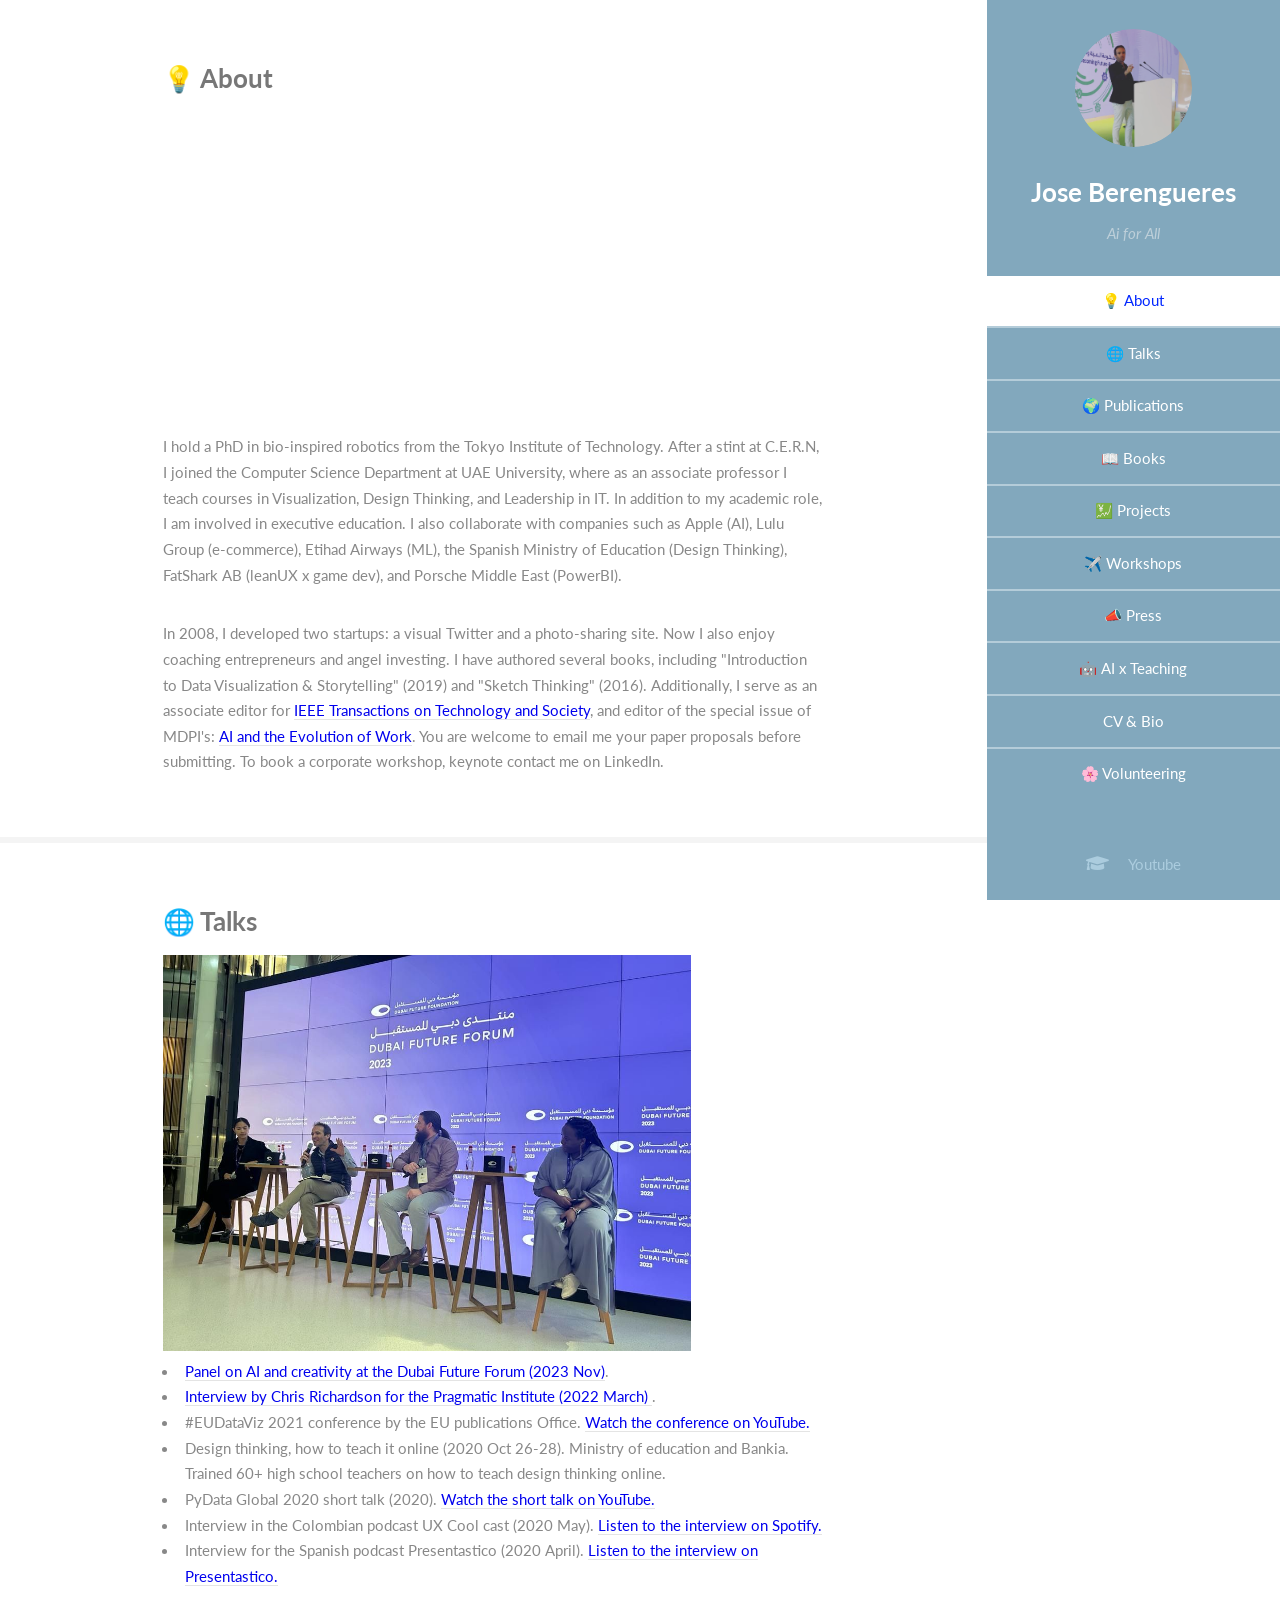
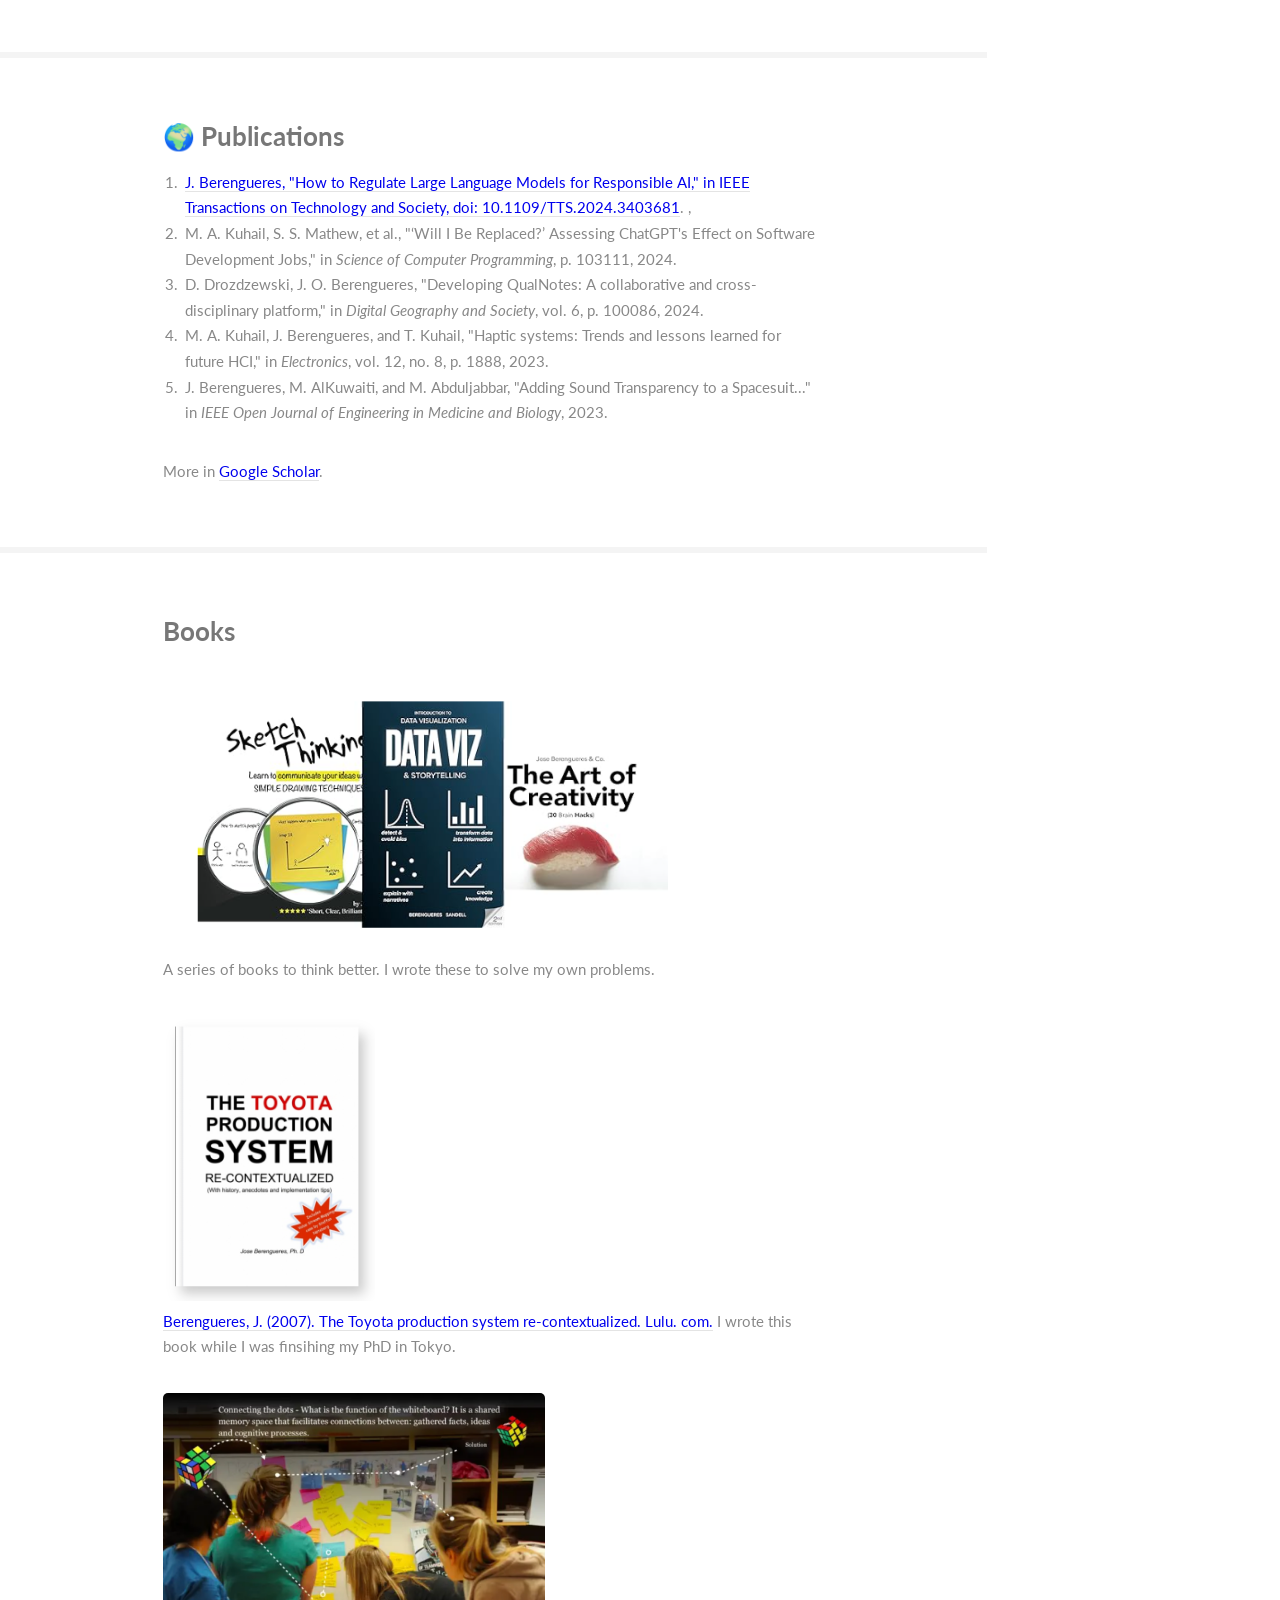
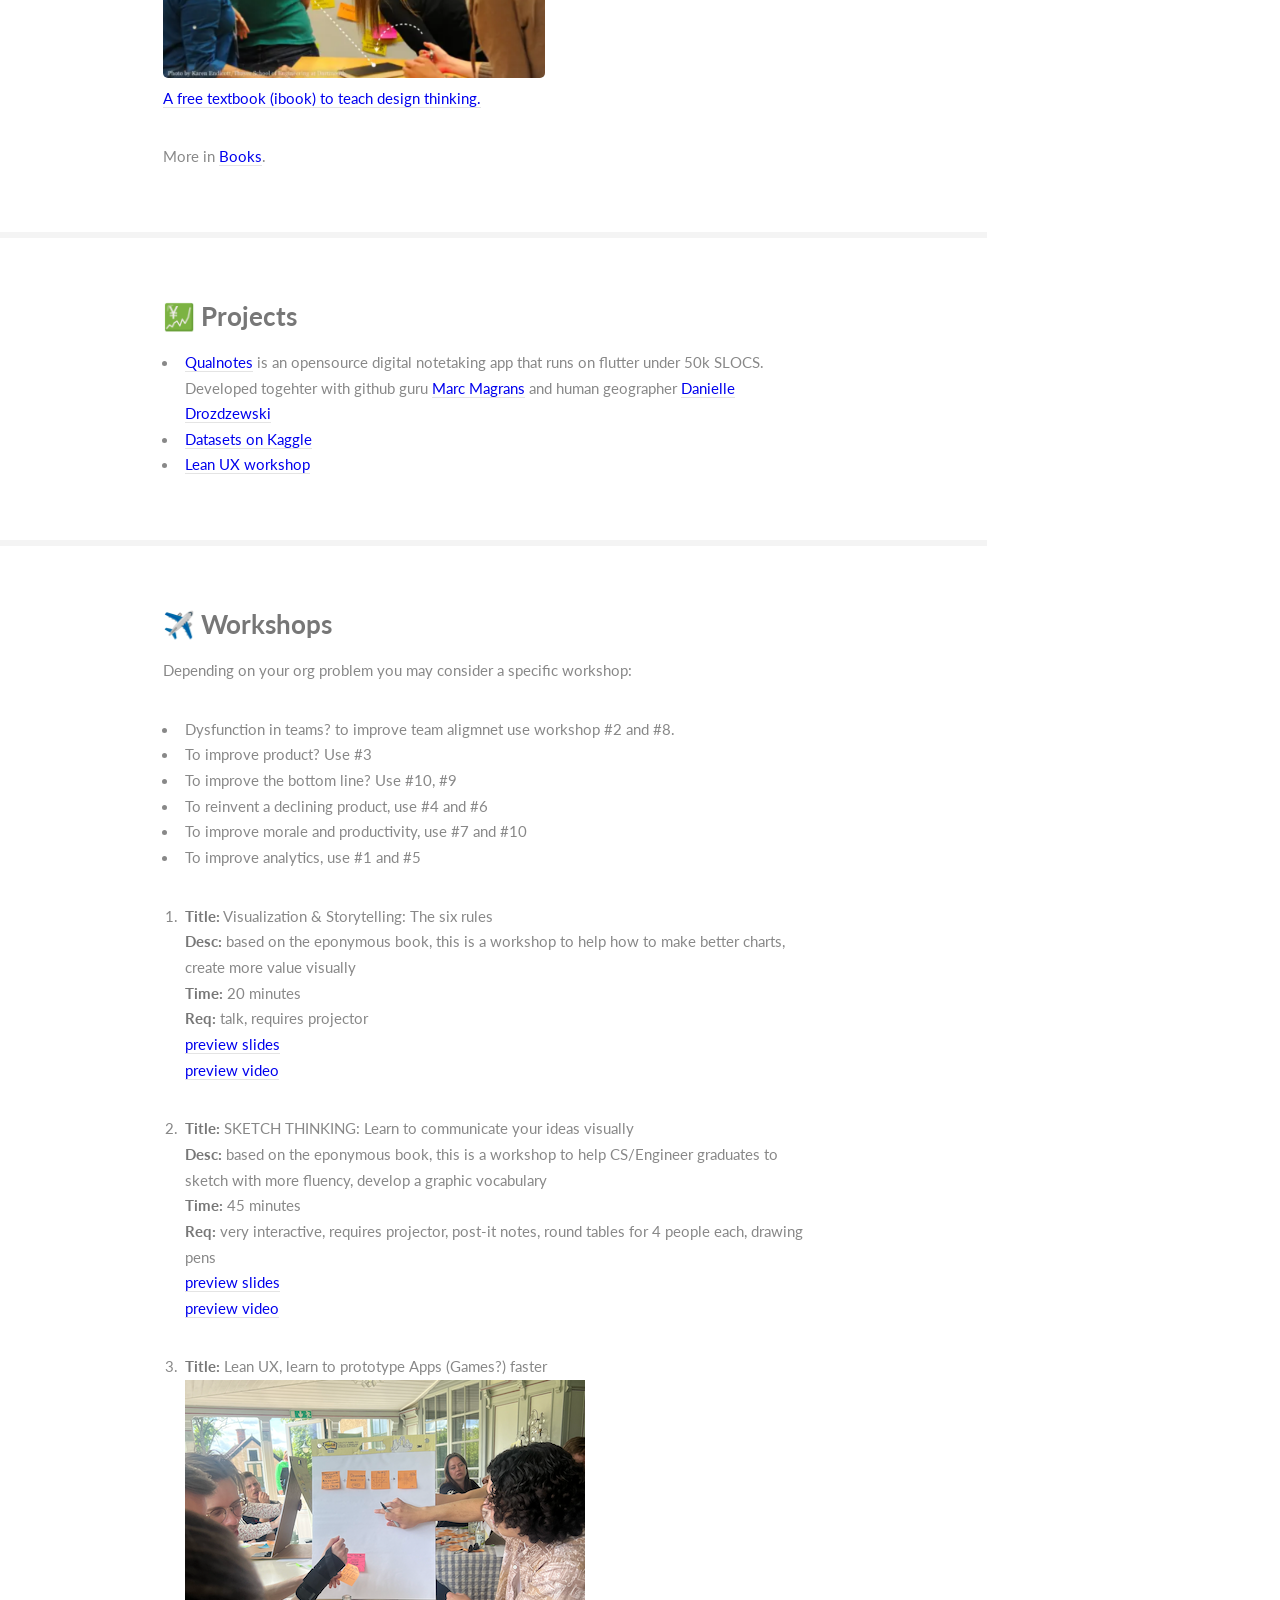
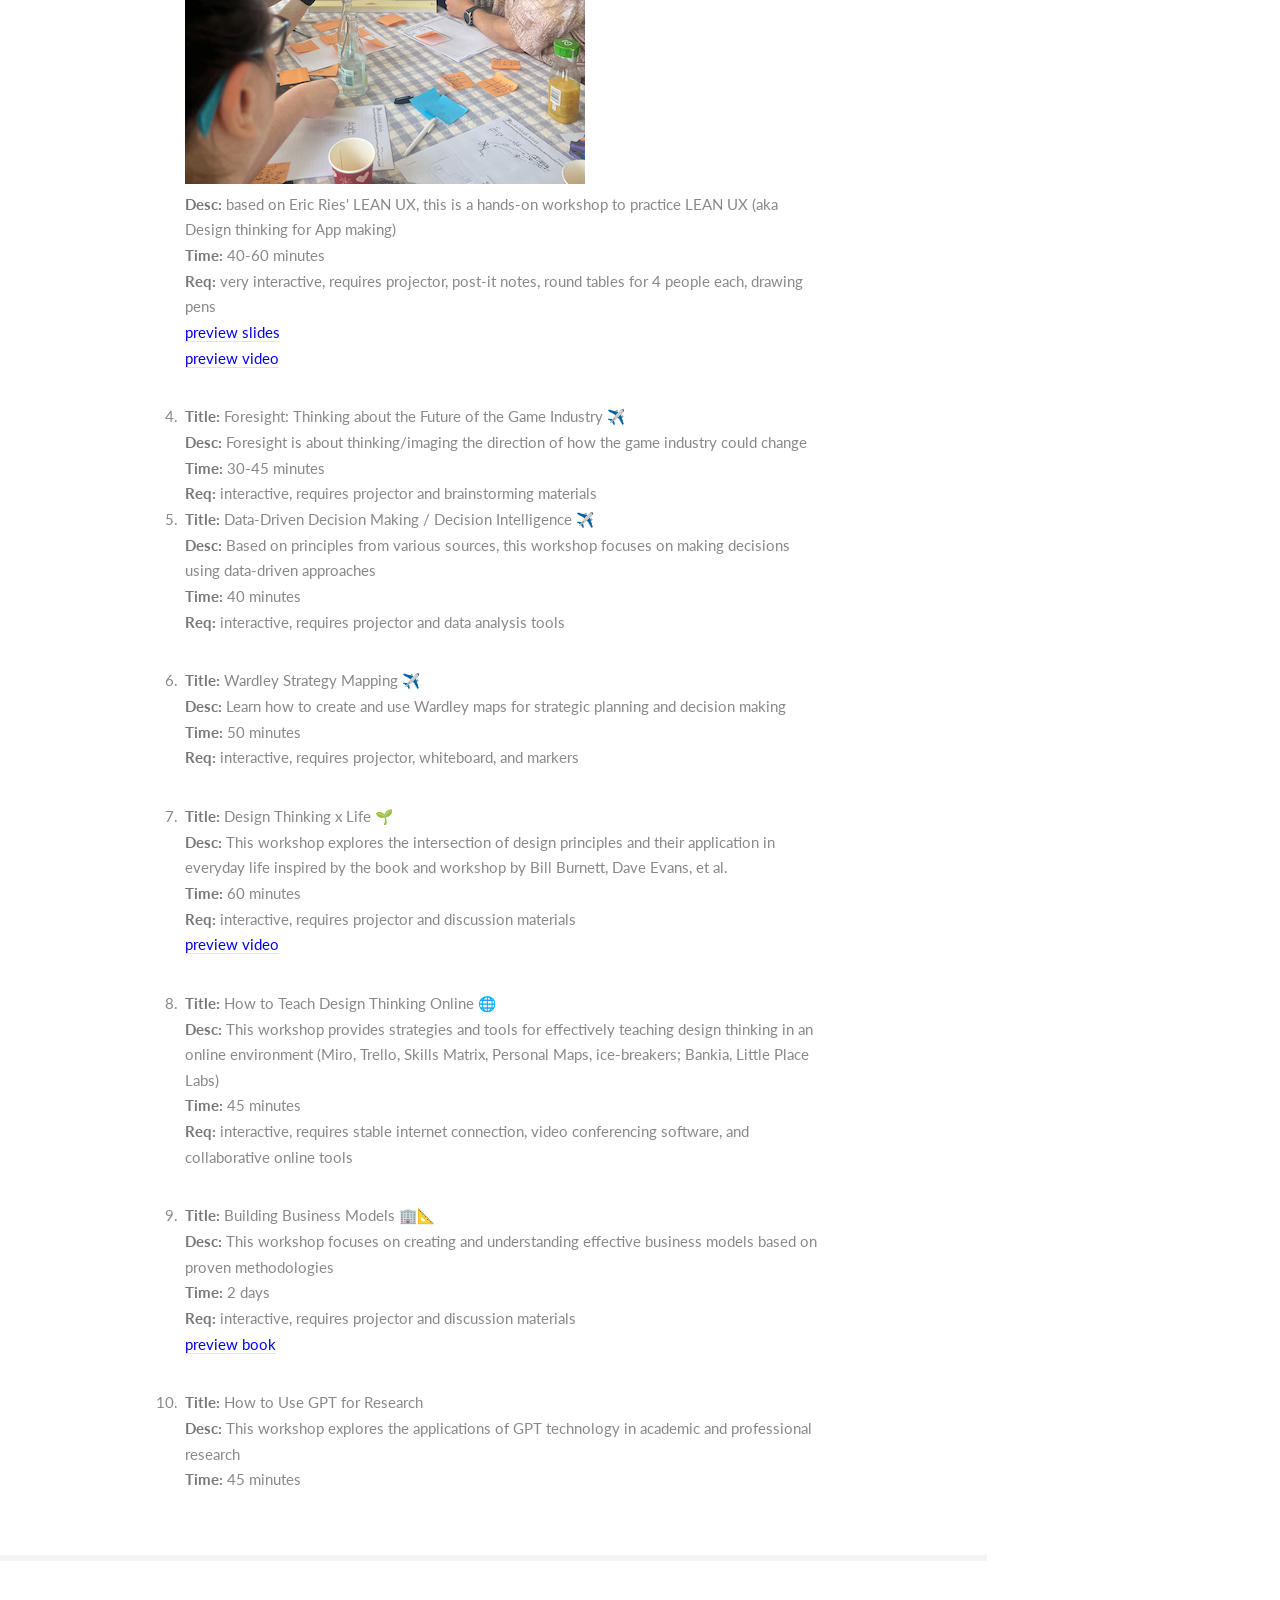
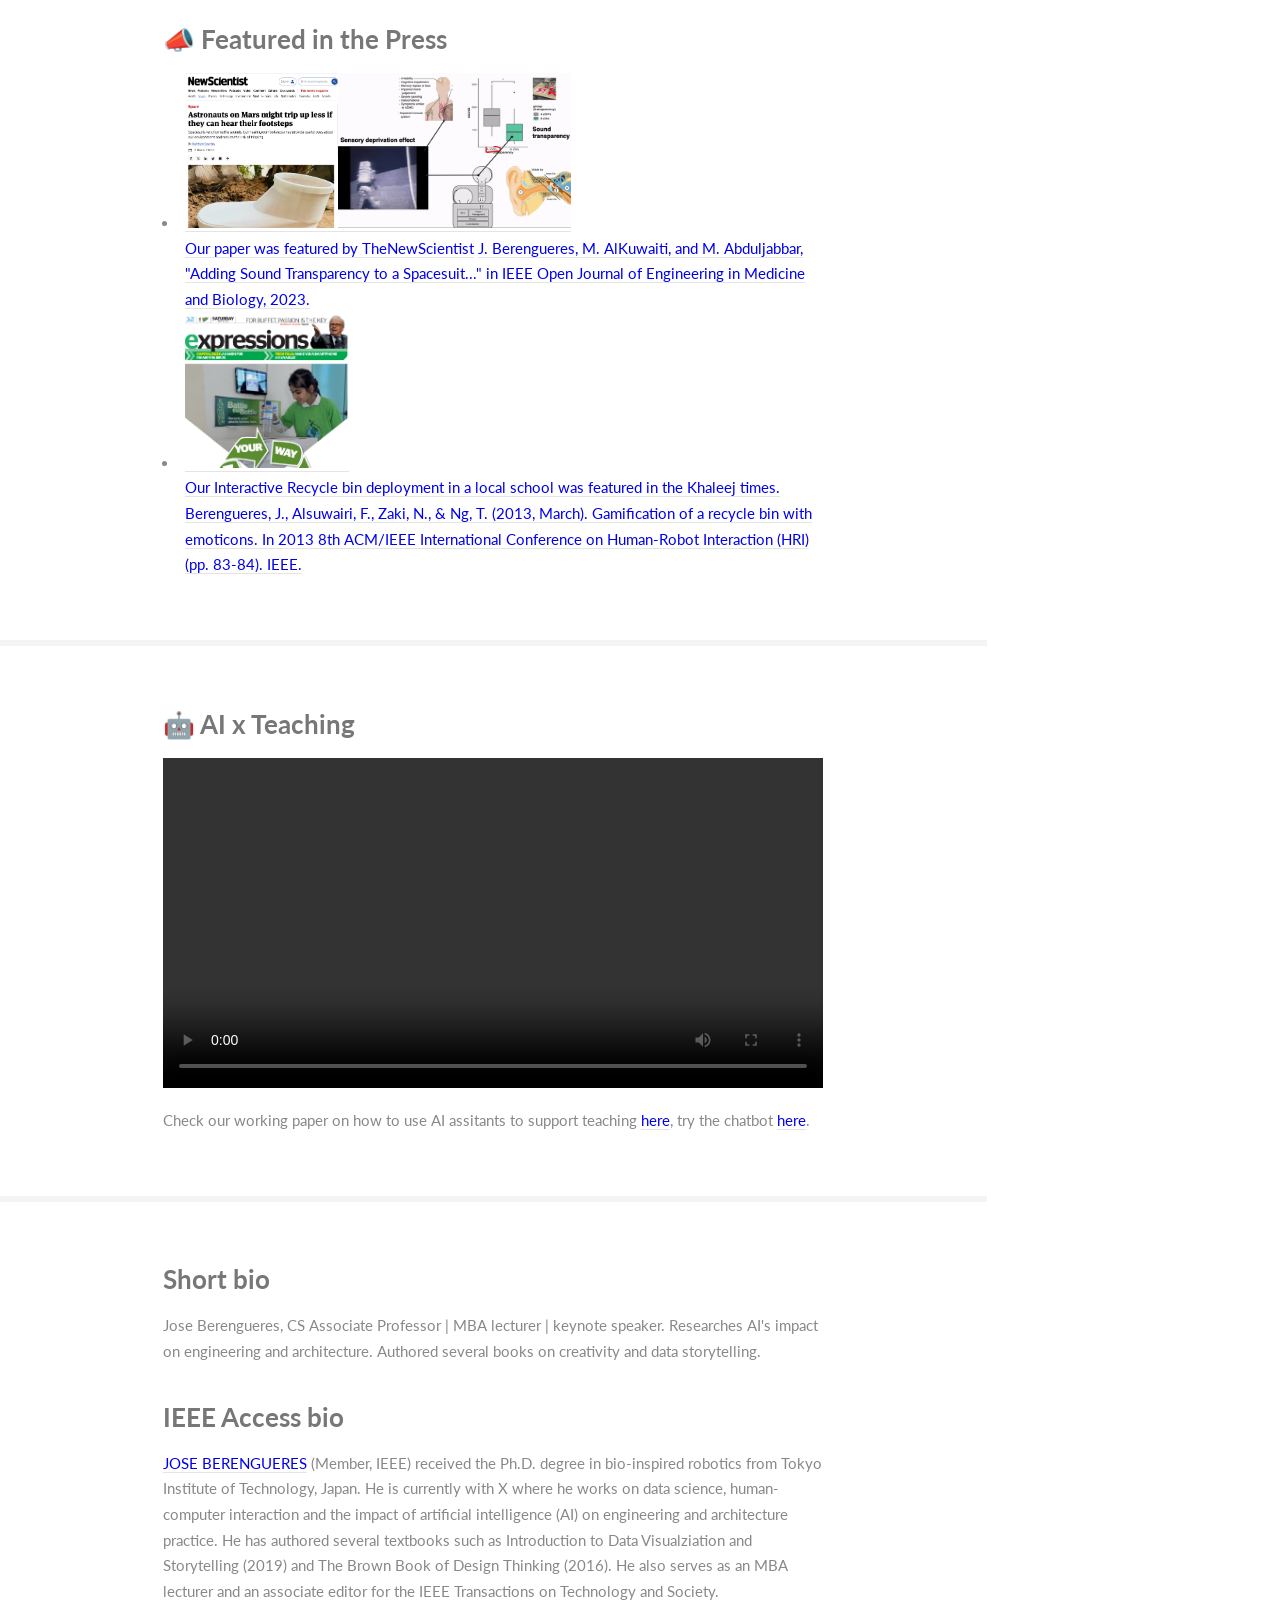
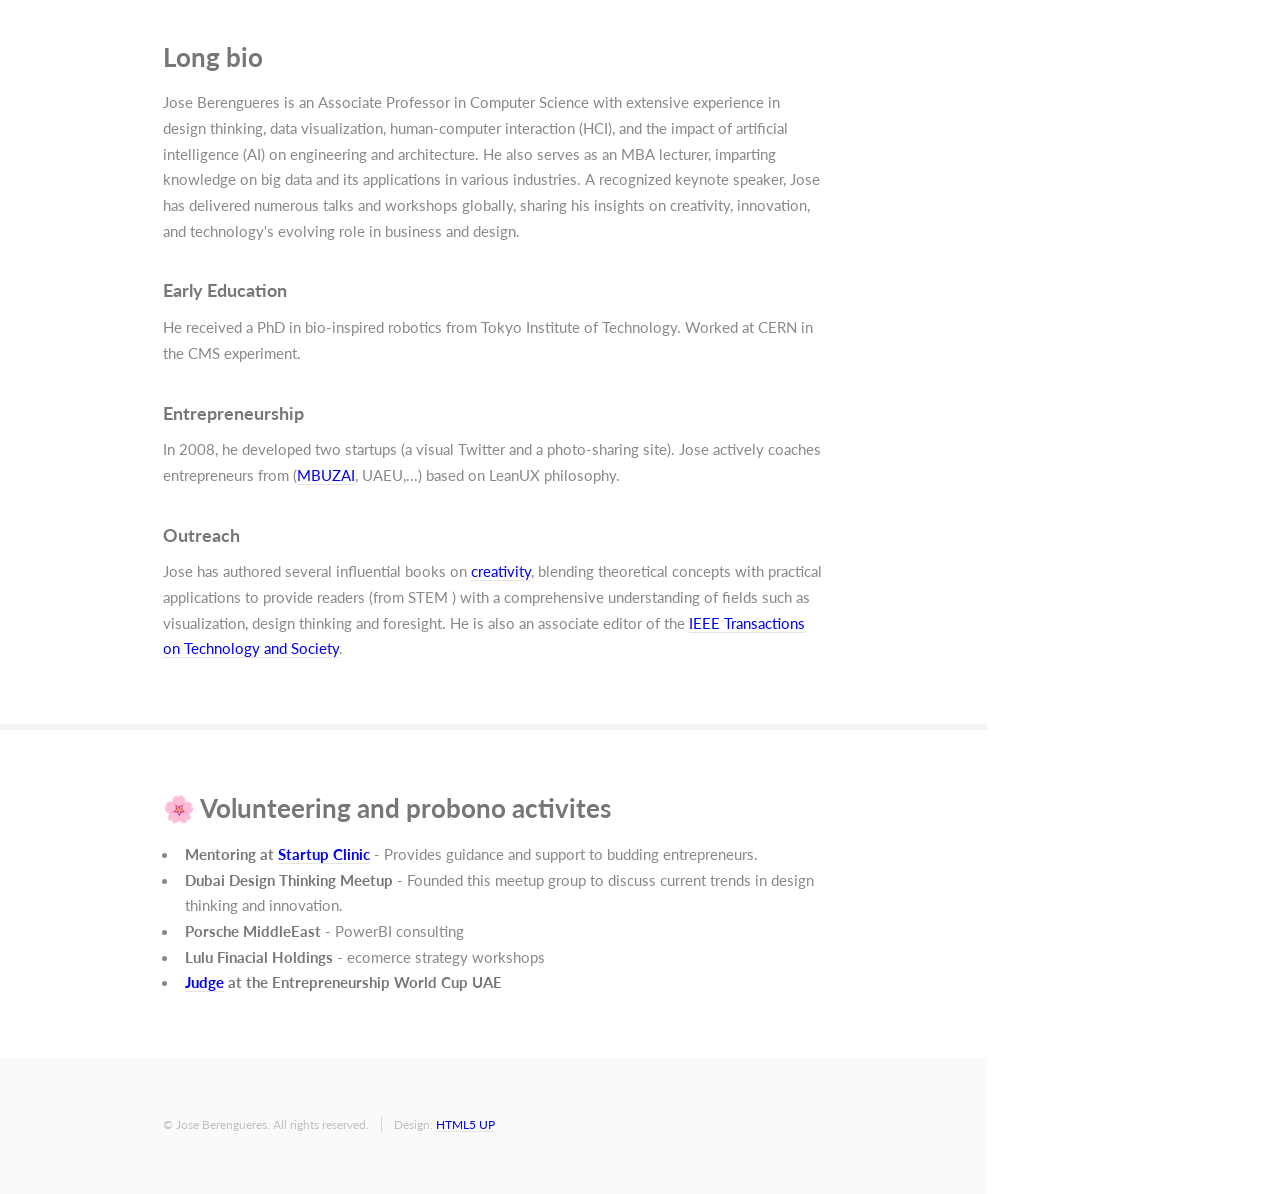
<file: index.html>
<!DOCTYPE HTML>
<!--
	Read Only by HTML5 UP
	html5up.net | @ajlkn
	Free for personal and commercial use under the CCA 3.0 license (html5up.net/license)
-->
<html>
	<head>
		<title>Jose Berengueres</title>
		<meta charset="utf-8" />
		<meta name="viewport" content="width=device-width, initial-scale=1, user-scalable=no" />
		<link rel="stylesheet" href="assets/css/main.css" />
	</head>
	<body class="is-preload">

		<!-- Header -->
			<section id="header">
				<header>
					<span class="image avatar"><img src="images/jse.png" alt="" /></span>
					<h1 id="logo"><a href="#">Jose Berengueres</a></h1>
					<p>Ai for All</p>
				</header>
				<nav id="nav">
					<ul>
						<li><a href="#about" class="active">💡 About</a></li>
 						<li><a href="#talks">🌐 Talks</a></li>
						 <li><a href="#publications">🌍 Publications</a></li>
						 <li><a href="#books">📖 Books</a></li>
						 <li><a href="#datasets">💹 Projects</a></li>
						 <li><a href="#workshops">✈️ Workshops</a></li>
						 <li><a href="#press">📣 Press</a></li>
						<li><a href="#teaching">🤖 AI x Teaching</a></li>
						<li><a href="#cv">CV & Bio</a></li>						
						<li><a href="#volunteer">🌸 Volunteering</a></li>
					</ul>
				</nav>
				<footer>
					<ul class="icons">
						<li><a href="https://scholar.google.com/citations?hl=en&user=KlVz6pQAAAAJ&view_op=list_works" class="icon solid fa-graduation-cap"><span class="label">Google Scholar</span></a></li>
						<li><a href="https://www.youtube.com/watch?v=7q_reO63FRs&list=PL8Ob471RcQSCEJRv9qI_SfgYx5cGYPVhc" class="icon solid">Youtube<span class="label">Youtube</span></a></li>
						
					</ul>
				</footer>
			</section>

		<!-- Wrapper -->
			<div id="wrapper">

				<!-- Main -->
					<div id="main">

						<!-- About -->
							<section id="about">
								<div class="container">
																					
									<header class="major">
										<h3>💡 About</h3>
									</header>																	
									<iframe width="560" height="315" src="https://www.youtube.com/embed/CTeLjRXUkug?si=84CgR4m2deDBWPHD" title="YouTube video player" frameborder="0" allow="accelerometer; autoplay; clipboard-write; encrypted-media; gyroscope; picture-in-picture; web-share" referrerpolicy="strict-origin-when-cross-origin" allowfullscreen></iframe>

									<p>
										I hold a PhD in bio-inspired robotics from the Tokyo Institute of Technology. After a stint at C.E.R.N, I joined the Computer Science Department at UAE University, where as an associate professor I teach courses in Visualization, Design Thinking, and Leadership in IT. In addition to my academic role, I am involved in executive education. I also collaborate with companies such as Apple (AI), Lulu Group (e-commerce), Etihad Airways (ML), the Spanish Ministry of Education (Design Thinking), FatShark AB (leanUX x game dev), and Porsche Middle East (PowerBI). 
										<p>
											In 2008, I developed two startups: a visual Twitter and a photo-sharing site. Now I also enjoy coaching entrepreneurs and angel investing. I have authored several books, including "Introduction to Data Visualization & Storytelling" (2019) and "Sketch Thinking" (2016). Additionally, I serve as an associate editor for <a href="https://ieeexplore.ieee.org/xpl/RecentIssue.jsp?punumber=8566059">IEEE Transactions on Technology and Society</a>, and editor of the special issue of MDPI's: <a href="https://www.mdpi.com/journal/ai/special_issues/EYV3KT218S">AI and the Evolution of Work</a>. You are welcome to email me your paper proposals before submitting. To book a corporate workshop, keynote contact me on LinkedIn.
						
									</div>
							</section>
						<!-- Talks -->
					        <section id="talks">
								<div class="container">

									<h3>🌐 Talks</h3>
										<img src="images/foresight.jpeg" width=80% \>

										<ul>
											<li><a href="https://youtu.be/eK4ZyOrJBk0?list=PL8Ob471RcQSCEJRv9qI_SfgYx5cGYPVhc&t=1508">Panel on AI and creativity at the Dubai Future Forum (2023 Nov)</a>.</li>


											<li>
												
												<a href="https://podcasts.apple.com/us/podcast/put-down-the-pie-chart-and-other-data/id1507005455?i=1000556685650">
													Interview by Chris Richardson for the Pragmatic Institute (2022 March)
												</a>.</li>

												<li>
													#EUDataViz 2021 conference by the EU publications Office.
													<a href="https://youtu.be/I3Cw-B-DXYw?t=20" target="_blank">
														Watch the conference on YouTube.
													</a>
												</li>
												<li>
													Design thinking, how to teach it online (2020 Oct 26-28). Ministry of education and Bankia. Trained 60+ high school teachers on how to teach design thinking online.
												</li>
												<li>
													PyData Global 2020 short talk (2020).
													<a href="https://www.youtube.com/watch?v=plFPTDwk66s" target="_blank">
														Watch the short talk on YouTube.
													</a>
												</li>
												<li>
													Interview in the Colombian podcast UX Cool cast (2020 May).
													<a href="https://open.spotify.com/episode/6T8TPTVWGxUe0PTvoxWIYZ?si=fX5mQqgJROC39EqnSrZSAA" target="_blank">
														Listen to the interview on Spotify.
													</a>
												</li>
												<li>
													Interview for the Spanish podcast Presentastico (2020 April).
													<a href="https://presentastico.com/2020/04/16/ep-66-visualizacion-de-datos-y-storytelling-con-jose-berengueres/" target="_blank">
														Listen to the interview on Presentastico.
													</a>
												</li>
										</ul>
  								</div>
							</section>



						<!-- Publications -->
							<section id="publications">
								<div class="container">
									<h3>🌍 Publications</h3>

									<ol>
										<li>
											<a href="https://ieeexplore.ieee.org/document/10536000">J. Berengueres, "How to Regulate Large Language Models for Responsible AI," in IEEE Transactions on Technology and Society, doi: 10.1109/TTS.2024.3403681</a>.
											,
										</li>
  
										
										<li>
										  M. A. Kuhail, S. S. Mathew, et al., "‘Will I Be Replaced?’ Assessing ChatGPT's Effect on Software Development Jobs," in <em>Science of Computer Programming</em>, p. 103111, 2024.
										</li>
										<li>
										  D. Drozdzewski, J. O. Berengueres, "Developing QualNotes: A collaborative and cross-disciplinary platform," in <em>Digital Geography and Society</em>, vol. 6, p. 100086, 2024.
										</li>
										<li>
										  M. A. Kuhail, J. Berengueres, and T. Kuhail, "Haptic systems: Trends and lessons learned for future HCI," in <em>Electronics</em>, vol. 12, no. 8, p. 1888, 2023.
										</li>
										<li>
										  J. Berengueres, M. AlKuwaiti, and M. Abduljabbar, "Adding Sound Transparency to a Spacesuit..." in <em>IEEE Open Journal of Engineering in Medicine and Biology</em>, 2023.
										</li>
									  </ol>
									  
									<p>More in <a href="https://scholar.google.com/citations?hl=en&user=KlVz6pQAAAAJ&view_op=list_works" target="_self">Google Scholar</a>.</b> </br>
									 </p>
								</div>
							</section>



						<!-- BOOOKs -->
							<section id="books">
								<div class="container">
									<h3> Books</h3>
									<p>
										<a href="https://www.amazon.com/dp/B09HV8ZD4L?binding=kindle_edition&searchxofy=true&qid=1713128232&sr=1-1" class="image">
											<img src="images/books.png" height = 285 alt="" /></a>
											<br>A series of books to think better. I wrote these  to solve my own problems.

									<p>
										<a href="https://www.lulu.com/shop/jose-berengueres/the-toyota-production-system-re-contextualized/paperback/product-18r5vjm.html?q=berengueres&page=1&pageSize=4" class="image">
											<img src="images/toyota.png" height = 285 alt="" /></a>
									<br><a href="https://www.lulu.com/shop/jose-berengueres/the-toyota-production-system-re-contextualized/paperback/product-18r5vjm.html?q=berengueres&page=1&pageSize=4" >Berengueres, J. (2007). The Toyota production system re-contextualized. Lulu. com.</a>
 									I wrote this book while I was finsihing my PhD in Tokyo. 				
											

									<p>
										<a href="https://books.apple.com/se/book/the-brown-book-of-design-thinking/id761406970" class="image">
											<img src="images/designthink.png" height = 285 alt="" /></a>
											<br><a href="https://books.apple.com/se/book/the-brown-book-of-design-thinking/id761406970">A free textbook (ibook) to teach design thinking.</a> 
												
									
												<p>More in <a href="https://www.amazon.com/stores/Jose-Berengueres/author/B00LU2U7VE?ref=ap_rdr&isDramIntegrated=true&shoppingPortalEnabled=true" target="_self">Books</a>.</b> </br>
									 </p>
									
								</div>
							</section>										
						


						<!-- Projects -->
						     <section id="datasets">
								<div class="container">
									<h3>💹 Projects</h3>
									<ul>
										<li><a href="https://qualnotes.com/"> Qualnotes</a> is an opensource digital notetaking app that runs on flutter under 50k SLOCS. Developed togehter with github guru <a href="https://www.linkedin.com/in/marcmagransdeabril/?originalSubdomain=ch">Marc Magrans</a> and human geographer <a href="https://www.su.se/english/profiles/dadr8233-1.387988">Danielle Drozdzewski</a>
											</li>
											
										<li><a href="https://www.kaggle.com/harriken"> Datasets on Kaggle</a>
											</li>
											<li><a href="https://bit.ly/2E8fjk9">Lean UX workshop</a></li>
								
	
										</ul>

										

  								</div>
							</section>
											<!-- Workshops -->
											<section id="workshops">
												<div class="container">
													<h3>✈️ Workshops</h3>
													<p> Depending on your org problem you may consider a specific workshop:
														<ul>
															<li>Dysfunction in teams? to improve team aligmnet use workshop #2 and #8. 	</li>
															<li>To improve product? Use #3 	</li>
															<li>To improve the bottom line? Use #10, #9  	</li>
															<li>To reinvent a declining product, use #4 and #6 	</li>
															<li>To improve morale and productivity, use #7 and #10 	</li>
															<li>To improve analytics, use #1 and #5 	</li>
														</ul>

													<ol>
														<li>
														  <strong>Title:</strong> Visualization & Storytelling: The six rules<br>
														  <strong>Desc:</strong> based on the eponymous book, this is a workshop to help how to make better charts, create more value visually<br>
														  <strong>Time:</strong> 20 minutes<br>
														  <strong>Req:</strong> talk, requires projector<br>
														  <a href="https://www.slideshare.net/harriken/introduction-to-data-visualization-and-storytelling-chapter-1-slides">preview slides</a><br>
														  <a href="https://www.youtube.com/watch?v=plFPTDwk66s&t=1s">preview video</a>
														</li>
														<p>
														<li>
														  <strong>Title:</strong> SKETCH THINKING: Learn to communicate your ideas visually<br>
														  <strong>Desc:</strong> based on the eponymous book, this is a workshop to help CS/Engineer graduates to sketch with more fluency, develop a graphic vocabulary<br>
														  <strong>Time:</strong> 45 minutes<br>
														  <strong>Req:</strong> very interactive, requires projector, post-it notes, round tables for 4 people each, drawing pens<br>
														  <a href="https://www.slideshare.net/harriken/sketch-thinking">preview slides</a><br>
														  <a href="https://www.youtube.com/watch?v=fnRnQPRzoDQ&t=835s">preview video</a>
														</li>
														<p></p><li>
															<strong>Title:</strong> Lean UX, learn to prototype Apps (Games?) faster<br>
															<img src="./images/game_dev_workshop2024_sweden.png" />
														  <br><strong>Desc:</strong> based on Eric Ries' LEAN UX, this is a hands-on workshop to practice LEAN UX (aka Design thinking for App making)<br>
														  <strong>Time:</strong> 40-60 minutes<br>
														  <strong>Req:</strong> very interactive, requires projector, post-it notes, round tables for 4 people each, drawing pens<br>
														  <a href="https://www.slideshare.net/harriken/lean-ux-workshop-makers-of-barcelona-mob-agile-bcn-meetup">preview slides</a><br>
														  <a href="https://www.youtube.com/watch?v=VUzzKQ77sjc&t=2470s">preview video</a>
														</li>
														<p>
													  <li>
														<strong>Title:</strong> Foresight: Thinking about the Future of the Game Industry ✈️<br>
														<strong>Desc:</strong> Foresight is about thinking/imaging the direction of how the game industry could change<br>
														<strong>Time:</strong> 30-45 minutes<br>
														<strong>Req:</strong> interactive, requires projector and brainstorming materials<br>
														</li>
														<li>
															<strong>Title:</strong> Data-Driven Decision Making / Decision Intelligence ✈️<br>
															<strong>Desc:</strong> Based on principles from various sources, this workshop focuses on making decisions using data-driven approaches<br>
															<strong>Time:</strong> 40 minutes<br>
															<strong>Req:</strong> interactive, requires projector and data analysis tools<br>
														</li>
														<p></p>
														<li>
															<strong>Title:</strong> Wardley Strategy Mapping ✈️<br>
															<strong>Desc:</strong> Learn how to create and use Wardley maps for strategic planning and decision making<br>
															<strong>Time:</strong> 50 minutes<br>
															<strong>Req:</strong> interactive, requires projector, whiteboard, and markers<br>
														</li>
														<p></p>
														<li>
															<strong>Title:</strong> Design Thinking x Life 🌱<br>
															<strong>Desc:</strong> This workshop explores the intersection of design principles and their application in everyday life inspired by the book and workshop by Bill Burnett, Dave Evans, et al.<br>
															<strong>Time:</strong> 60 minutes<br>
															<strong>Req:</strong> interactive, requires projector and discussion materials<br>
															<a href="https://www.youtube.com/watch?v=uYEfUp5doAo&list=PLsBtuhNYSQbdHSBNaIWY36QfdBHJBWRL2">preview video</a>
														</li>
														<p>
														<li>
															<strong>Title:</strong> How to Teach Design Thinking Online 🌐<br>
															<strong>Desc:</strong> This workshop provides strategies and tools for effectively teaching design thinking in an online environment (Miro, Trello, Skills Matrix, Personal Maps, ice-breakers; Bankia, Little Place Labs)<br>
															<strong>Time:</strong> 45 minutes<br>
															<strong>Req:</strong> interactive, requires stable internet connection, video conferencing software, and collaborative online tools<br>
														</li>
														<p></p>
														<li>
															<strong>Title:</strong> Building Business Models 🏢📐<br>
															<strong>Desc:</strong> This workshop focuses on creating and understanding effective business models based on proven methodologies<br>
															<strong>Time:</strong> 2 days<br>
															<strong>Req:</strong> interactive, requires projector and discussion materials<br>
															<a href="https://books.apple.com/us/book/building-business-models/id922520744">preview book</a>
														</li>
														<p>
														<li>
															<strong>Title:</strong> How to Use GPT for Research <br>
															<strong>Desc:</strong> This workshop explores the applications of GPT technology in academic and professional research<br>
															<strong>Time:</strong> 45 minutes<br>
														</li>



												</ul>		
												  </div>
											</section>
				
							

						<!-- Press -->
						<section id="press">
							<div class="container">
								<h3>📣 Featured in the Press</h3>
								<ul>
										
									<li>
										<a href="https://www.newscientist.com/article/2308867-astronauts-on-mars-might-trip-up-less-if-they-can-hear-their-footsteps/"><img src="images/news.png" height = 155><img src="images/spacesuits.gif" height = 155><br> Our paper was featured by TheNewScientist</a>
										 <a href="https://www.ncbi.nlm.nih.gov/pmc/articles/PMC10789458/">J. Berengueres, M. AlKuwaiti, and M. Abduljabbar, "Adding Sound Transparency to a Spacesuit..." in IEEE Open Journal of Engineering in Medicine and Biology, 2023.</a>
									
									</li>
										<li><a href="https://clippingsme-assets-1.s3.amazonaws.com/cuttingpdfs/701258/smile_bin.pdf?"><img src="images/expr.png" height = 155><br>Our Interactive Recycle bin deployment in a local school was featured in the Khaleej times. </a> 
											<a href="https://ieeexplore.ieee.org/abstract/document/6483512">Berengueres, J., Alsuwairi, F., Zaki, N., & Ng, T. (2013, March). Gamification of a recycle bin with emoticons. In 2013 8th ACM/IEEE International Conference on Human-Robot Interaction (HRI) (pp. 83-84). IEEE.</a>  
										</li>

										
										

									</ul>
							  </div>
						</section>
						
						<!-- Teaching -->
						
						        <section id="teaching">
								<div class="container">
									<h3>🤖 AI x Teaching</h3>
																		
									   <!-- Video element centered above the paragraph -->
									   <div class="video-container">
										<video width = 100% controls>
										<source src="images/a1.mp4" type="video/mp4">
										Your browser does not support the video tag.
										<track src="images/en.vtt" kind="subtitles" srclang="en" label="English" default>
	
										</video>
										</div>	
										<p>Check our working paper on how to use AI assitants to support teaching <a href="https://www.ssrn.com/abstract=4765343">here</a>, try the chatbot <a href="https://chat.openai.com/g/g-yKTJKRyDZ-os315q2emoji">here</a>.



								
									<!-- article>
										<a href="https://www.ssrn.com/abstract=4765343" class="image">
											<img src="images/thumbnail1OS315.png" height = 185 alt="" /></a>
										<div class="inner">
										</div>
									</article --> 
								
								</div>
							</section>
						
						<!-- CV -->
						
						        <section id="cv">
								<div class="container">
									<h3>Short bio</h3>		
									<p>Jose Berengueres, CS Associate Professor | MBA lecturer | keynote speaker. Researches AI's impact on engineering and architecture. Authored several books on creativity and data storytelling.</p>
									<p>
									<h3>IEEE Access bio</h3>									
									<p><a href="./images/jose_profile_23.jpg">JOSE BERENGUERES</a> (Member, IEEE) received the Ph.D. degree in bio-inspired robotics from Tokyo Institute of Technology, Japan. He is currently with X where he works on data science, human-computer interaction and the impact of artificial intelligence (AI) on engineering and architecture practice. He has authored  several textbooks such as Introduction to Data Visualziation and Storytelling (2019) and The Brown Book of Design Thinking (2016). He also serves as an MBA lecturer and an associate editor for the IEEE Transactions on Technology and Society.

									<h3>Long bio</h3>				
									Jose Berengueres is an Associate Professor in Computer Science with extensive experience in design thinking, data visualization, human-computer interaction (HCI), and the impact of artificial intelligence (AI) on engineering and architecture. He also serves as an MBA lecturer, imparting knowledge on big data and its applications in various industries. A recognized keynote speaker, Jose has delivered numerous talks and workshops globally, sharing his insights on creativity, innovation, and technology's evolving role in business and design.
<p>
<h4>Early Education</h2>
<p>He received a PhD in bio-inspired robotics from Tokyo Institute of Technology. Worked at CERN in the CMS experiment.</p>

<h4>Entrepreneurship</h2>
<p>In 2008, he developed two startups (a visual Twitter and a photo-sharing site).
Jose actively coaches entrepreneurs from (<a href="https://mbzuai.ac.ae/news/participants-pitch-ai-startup-ideas-after-success-of-new-mbzuai-entrepreneurship-program/">MBUZAI</a>, UAEU,...) based on LeanUX philosophy.

<h4>Outreach</h2>
	<p>Jose has authored several influential books on <a href="https://www.adlibris.com/se/sok?filter=author:jose%20berengueres">creativity</a>, blending 
		theoretical concepts with practical applications to provide readers (from STEM ) with a comprehensive 
		understanding of fields such as visualization, design thinking and foresight.
		 He is also an associate editor of the <a href="https://ieeexplore.ieee.org/xpl/RecentIssue.jsp?punumber=8782713">IEEE Transactions on Technology and Society</a>.</p>


  								</div>
							</section>
						

							
						<!-- Volunteer -->
						
						<section id="volunteer">
							<div class="container">
								<h3>🌸 Volunteering and probono activites</h3>
								<ul>
									<li><strong>Mentoring at <a href="https://startupclinic.cc/">Startup Clinic</a></strong> - Provides guidance and support to budding entrepreneurs.</li>
									<li><strong>Dubai Design Thinking Meetup</strong> - Founded this meetup group to discuss current trends in design thinking and innovation.</li>
									<li><strong>Porsche MiddleEast </strong> - PowerBI consulting</li>
									<li><strong>Lulu Finacial Holdings  </strong> - ecomerce strategy workshops </li>
									<li><strong><a href="https://www.linkedin.com/feed/update/urn:li:activity:7203107646206337026/">Judge</a> at the Entrepreneurship World Cup UAE </strong>  </li>
								</ul>
								

							  </div>
						</section>



					</div>

				<!-- Footer -->
					<section id="footer">
						<div class="container">
							<ul class="copyright">
								<li>&copy; Jose Berengueres. All rights reserved.</li><li>Design: <a href="http://html5up.net">HTML5 UP</a></li>
							</ul>
						</div>
					</section>

			</div>

		<!-- Scripts -->
			<script src="assets/js/jquery.min.js"></script>
			<script src="assets/js/jquery.scrollex.min.js"></script>
			<script src="assets/js/jquery.scrolly.min.js"></script>
			<script src="assets/js/browser.min.js"></script>
			<script src="assets/js/breakpoints.min.js"></script>
			<script src="assets/js/util.js"></script>
			<script src="assets/js/main.js"></script>

	</body>
</html>
</file>
<file: assets/css/main.css>
@import url("fontawesome-all.min.css");
@import url("https://fonts.googleapis.com/css?family=Lato:400,400italic,700,700italic|Source+Code+Pro:400");

/*
	Read Only by HTML5 UP
	html5up.net | @ajlkn
	Free for personal and commercial use under the CCA 3.0 license (html5up.net/license)
*/

.video-container {
    display: flex; /* Use flexbox for easy alignment */
    justify-content: center; /* Center children horizontally in the flex container */
    margin-bottom: 20px; /* Space between the video and whatever is below */
}

.video-container video {
    /* Optional: Apply any specific styles to the video element itself */
}

html, body, div, span, applet, object,
iframe, h1, h2, h3, h4, h5, h6, p, blockquote,
pre, a, abbr, acronym, address, big, cite,
code, del, dfn, em, img, ins, kbd, q, s, samp,
small, strike, strong, sub, sup, tt, var, b,
u, i, center, dl, dt, dd, ol, ul, li, fieldset,
form, label, legend, table, caption, tbody,
tfoot, thead, tr, th, td, article, aside,
canvas, details, embed, figure, figcaption,
footer, header, hgroup, menu, nav, output, ruby,
section, summary, time, mark, audio, video {
	margin: 0;
	padding: 0;
	border: 0;
	font-size: 100%;
	font: inherit;
	vertical-align: baseline;}

article, aside, details, figcaption, figure,
footer, header, hgroup, menu, nav, section {
	display: block;}

body {
	line-height: 1;
}

ol, ul {
	list-style: none;
}

blockquote, q {
	quotes: none;
}

	blockquote:before, blockquote:after, q:before, q:after {
		content: '';
		content: none;
	}

table {
	border-collapse: collapse;
	border-spacing: 0;
}

body {
	-webkit-text-size-adjust: none;
}

mark {
	background-color: transparent;
	color: inherit;
}

input::-moz-focus-inner {
	border: 0;
	padding: 0;
}

input, select, textarea {
	-moz-appearance: none;
	-webkit-appearance: none;
	-ms-appearance: none;
	appearance: none;
}

/* Basic */

	html {
		box-sizing: border-box;
	}

	*, *:before, *:after {
		box-sizing: inherit;
	}

	body {
		background: #fff;
	}

		body.is-preload *, body.is-preload *:before, body.is-preload *:after {
			-moz-animation: none !important;
			-webkit-animation: none !important;
			-ms-animation: none !important;
			animation: none !important;
			-moz-transition: none !important;
			-webkit-transition: none !important;
			-ms-transition: none !important;
			transition: none !important;
		}

	body, input, select, textarea {
		color: #888;
		font-family: "Lato", sans-serif;
		font-size: 16pt;
		font-weight: 400;
		line-height: 1.75em;
	}

	a {
		-moz-transition: color 0.2s ease-in-out, border-color 0.2s ease-in-out;
		-webkit-transition: color 0.2s ease-in-out, border-color 0.2s ease-in-out;
		-ms-transition: color 0.2s ease-in-out, border-color 0.2s ease-in-out;
		transition: color 0.2s ease-in-out, border-color 0.2s ease-in-out;
		border-bottom: solid 1px #e4e4e4;

		text-decoration: none;
	}

		a:hover {
			border-bottom-color: transparent;
			color: #00a6ff !important;
		}

	strong, b {
		color: #777;
		font-weight: 700;
	}

	em, i {
		font-style: italic;
	}

	p {
		margin: 0 0 2.25em 0;
	}

	h1, h2, h3, h4, h5, h6 {
		color: #777;
		font-weight: 700;
		line-height: 1em;
		margin: 0 0 0.5625em 0;
	}

		h1 a, h2 a, h3 a, h4 a, h5 a, h6 a {
			border: 0;
			/* color: inherit; */
			text-decoration: none;
		}

	h2 {
		font-size: 2em;
		line-height: 1.5em;
	}

	h3 {
		font-size: 1.75em;
		line-height: 1.5em;
	}

	h4 {
		font-size: 1.25em;
		line-height: 1.5em;
	}

	h5 {
		font-size: 0.9em;
		line-height: 1.5em;
	}

	h6 {
		font-size: 0.7em;
		line-height: 1.5em;
	}

	sub {
		font-size: 0.8em;
		position: relative;
		top: 0.5em;
	}

	sup {
		font-size: 0.8em;
		position: relative;
		top: -0.5em;
	}

	hr {
		border: 0;
		border-bottom: solid 2px #f4f4f4;
		margin: 2.25em 0;
	}

		hr.major {
			margin: 3.375em 0;
		}

	blockquote {
		border-left: solid 8px #e4e4e4;
		font-style: italic;
		margin: 0 0 2.25em 0;
		padding: 0.5em 0 0.5em 2em;
	}

	code {
		background: #555;
		border-radius: 5px;
		color: #fff;
		font-family: "Source Code Pro", monospace;
		font-size: 0.9em;
		margin: 0 0.25em;
		padding: 0.25em 0.65em;
	}

	pre {
		font-family: "Source Code Pro", monospace;
		font-size: 0.9em;
		margin: 0 0 2.25em 0;
	}

		pre code {
			-webkit-overflow-scrolling: touch;
			display: block;
			line-height: 1.5em;
			overflow-x: auto;
			padding: 1em 1.5em;
		}

	.align-left {
		text-align: left;
	}

	.align-center {
		text-align: center;
	}

	.align-right {
		text-align: right;
	}

/* Row */

	.row {
		display: flex;
		flex-wrap: wrap;
		box-sizing: border-box;
		align-items: stretch;
	}

		.row > * {
			box-sizing: border-box;
		}

		.row.gtr-uniform > * > :last-child {
			margin-bottom: 0;
		}

		.row.aln-left {
			justify-content: flex-start;
		}

		.row.aln-center {
			justify-content: center;
		}

		.row.aln-right {
			justify-content: flex-end;
		}

		.row.aln-top {
			align-items: flex-start;
		}

		.row.aln-middle {
			align-items: center;
		}

		.row.aln-bottom {
			align-items: flex-end;
		}

		.row > .imp {
			order: -1;
		}

		.row > .col-1 {
			width: 8.33333%;
		}

		.row > .off-1 {
			margin-left: 8.33333%;
		}

		.row > .col-2 {
			width: 16.66667%;
		}

		.row > .off-2 {
			margin-left: 16.66667%;
		}

		.row > .col-3 {
			width: 25%;
		}

		.row > .off-3 {
			margin-left: 25%;
		}

		.row > .col-4 {
			width: 33.33333%;
		}

		.row > .off-4 {
			margin-left: 33.33333%;
		}

		.row > .col-5 {
			width: 41.66667%;
		}

		.row > .off-5 {
			margin-left: 41.66667%;
		}

		.row > .col-6 {
			width: 50%;
		}

		.row > .off-6 {
			margin-left: 50%;
		}

		.row > .col-7 {
			width: 58.33333%;
		}

		.row > .off-7 {
			margin-left: 58.33333%;
		}

		.row > .col-8 {
			width: 66.66667%;
		}

		.row > .off-8 {
			margin-left: 66.66667%;
		}

		.row > .col-9 {
			width: 75%;
		}

		.row > .off-9 {
			margin-left: 75%;
		}

		.row > .col-10 {
			width: 83.33333%;
		}

		.row > .off-10 {
			margin-left: 83.33333%;
		}

		.row > .col-11 {
			width: 91.66667%;
		}

		.row > .off-11 {
			margin-left: 91.66667%;
		}

		.row > .col-12 {
			width: 100%;
		}

		.row > .off-12 {
			margin-left: 100%;
		}

		.row.gtr-0 {
			margin-top: 0;
			margin-left: 0em;
		}

			.row.gtr-0 > * {
				padding: 0 0 0 0em;
			}

			.row.gtr-0.gtr-uniform {
				margin-top: 0em;
			}

				.row.gtr-0.gtr-uniform > * {
					padding-top: 0em;
				}

		.row.gtr-25 {
			margin-top: 0;
			margin-left: -0.5em;
		}

			.row.gtr-25 > * {
				padding: 0 0 0 0.5em;
			}

			.row.gtr-25.gtr-uniform {
				margin-top: -0.5em;
			}

				.row.gtr-25.gtr-uniform > * {
					padding-top: 0.5em;
				}

		.row.gtr-50 {
			margin-top: 0;
			margin-left: -1em;
		}

			.row.gtr-50 > * {
				padding: 0 0 0 1em;
			}

			.row.gtr-50.gtr-uniform {
				margin-top: -1em;
			}

				.row.gtr-50.gtr-uniform > * {
					padding-top: 1em;
				}

		.row {
			margin-top: 0;
			margin-left: -2em;
		}

			.row > * {
				padding: 0 0 0 2em;
			}

			.row.gtr-uniform {
				margin-top: -2em;
			}

				.row.gtr-uniform > * {
					padding-top: 2em;
				}

		.row.gtr-150 {
			margin-top: 0;
			margin-left: -3em;
		}

			.row.gtr-150 > * {
				padding: 0 0 0 3em;
			}

			.row.gtr-150.gtr-uniform {
				margin-top: -3em;
			}

				.row.gtr-150.gtr-uniform > * {
					padding-top: 3em;
				}

		.row.gtr-200 {
			margin-top: 0;
			margin-left: -4em;
		}

			.row.gtr-200 > * {
				padding: 0 0 0 4em;
			}

			.row.gtr-200.gtr-uniform {
				margin-top: -4em;
			}

				.row.gtr-200.gtr-uniform > * {
					padding-top: 4em;
				}

		@media screen and (max-width: 1680px) {

			.row {
				display: flex;
				flex-wrap: wrap;
				box-sizing: border-box;
				align-items: stretch;
			}

				.row > * {
					box-sizing: border-box;
				}

				.row.gtr-uniform > * > :last-child {
					margin-bottom: 0;
				}

				.row.aln-left {
					justify-content: flex-start;
				}

				.row.aln-center {
					justify-content: center;
				}

				.row.aln-right {
					justify-content: flex-end;
				}

				.row.aln-top {
					align-items: flex-start;
				}

				.row.aln-middle {
					align-items: center;
				}

				.row.aln-bottom {
					align-items: flex-end;
				}

				.row > .imp-xlarge {
					order: -1;
				}

				.row > .col-1-xlarge {
					width: 8.33333%;
				}

				.row > .off-1-xlarge {
					margin-left: 8.33333%;
				}

				.row > .col-2-xlarge {
					width: 16.66667%;
				}

				.row > .off-2-xlarge {
					margin-left: 16.66667%;
				}

				.row > .col-3-xlarge {
					width: 25%;
				}

				.row > .off-3-xlarge {
					margin-left: 25%;
				}

				.row > .col-4-xlarge {
					width: 33.33333%;
				}

				.row > .off-4-xlarge {
					margin-left: 33.33333%;
				}

				.row > .col-5-xlarge {
					width: 41.66667%;
				}

				.row > .off-5-xlarge {
					margin-left: 41.66667%;
				}

				.row > .col-6-xlarge {
					width: 50%;
				}

				.row > .off-6-xlarge {
					margin-left: 50%;
				}

				.row > .col-7-xlarge {
					width: 58.33333%;
				}

				.row > .off-7-xlarge {
					margin-left: 58.33333%;
				}

				.row > .col-8-xlarge {
					width: 66.66667%;
				}

				.row > .off-8-xlarge {
					margin-left: 66.66667%;
				}

				.row > .col-9-xlarge {
					width: 75%;
				}

				.row > .off-9-xlarge {
					margin-left: 75%;
				}

				.row > .col-10-xlarge {
					width: 83.33333%;
				}

				.row > .off-10-xlarge {
					margin-left: 83.33333%;
				}

				.row > .col-11-xlarge {
					width: 91.66667%;
				}

				.row > .off-11-xlarge {
					margin-left: 91.66667%;
				}

				.row > .col-12-xlarge {
					width: 100%;
				}

				.row > .off-12-xlarge {
					margin-left: 100%;
				}

				.row.gtr-0 {
					margin-top: 0;
					margin-left: 0em;
				}

					.row.gtr-0 > * {
						padding: 0 0 0 0em;
					}

					.row.gtr-0.gtr-uniform {
						margin-top: 0em;
					}

						.row.gtr-0.gtr-uniform > * {
							padding-top: 0em;
						}

				.row.gtr-25 {
					margin-top: 0;
					margin-left: -0.5em;
				}

					.row.gtr-25 > * {
						padding: 0 0 0 0.5em;
					}

					.row.gtr-25.gtr-uniform {
						margin-top: -0.5em;
					}

						.row.gtr-25.gtr-uniform > * {
							padding-top: 0.5em;
						}

				.row.gtr-50 {
					margin-top: 0;
					margin-left: -1em;
				}

					.row.gtr-50 > * {
						padding: 0 0 0 1em;
					}

					.row.gtr-50.gtr-uniform {
						margin-top: -1em;
					}

						.row.gtr-50.gtr-uniform > * {
							padding-top: 1em;
						}

				.row {
					margin-top: 0;
					margin-left: -2em;
				}

					.row > * {
						padding: 0 0 0 2em;
					}

					.row.gtr-uniform {
						margin-top: -2em;
					}

						.row.gtr-uniform > * {
							padding-top: 2em;
						}

				.row.gtr-150 {
					margin-top: 0;
					margin-left: -3em;
				}

					.row.gtr-150 > * {
						padding: 0 0 0 3em;
					}

					.row.gtr-150.gtr-uniform {
						margin-top: -3em;
					}

						.row.gtr-150.gtr-uniform > * {
							padding-top: 3em;
						}

				.row.gtr-200 {
					margin-top: 0;
					margin-left: -4em;
				}

					.row.gtr-200 > * {
						padding: 0 0 0 4em;
					}

					.row.gtr-200.gtr-uniform {
						margin-top: -4em;
					}

						.row.gtr-200.gtr-uniform > * {
							padding-top: 4em;
						}

		}

		@media screen and (max-width: 1280px) {

			.row {
				display: flex;
				flex-wrap: wrap;
				box-sizing: border-box;
				align-items: stretch;
			}

				.row > * {
					box-sizing: border-box;
				}

				.row.gtr-uniform > * > :last-child {
					margin-bottom: 0;
				}

				.row.aln-left {
					justify-content: flex-start;
				}

				.row.aln-center {
					justify-content: center;
				}

				.row.aln-right {
					justify-content: flex-end;
				}

				.row.aln-top {
					align-items: flex-start;
				}

				.row.aln-middle {
					align-items: center;
				}

				.row.aln-bottom {
					align-items: flex-end;
				}

				.row > .imp-large {
					order: -1;
				}

				.row > .col-1-large {
					width: 8.33333%;
				}

				.row > .off-1-large {
					margin-left: 8.33333%;
				}

				.row > .col-2-large {
					width: 16.66667%;
				}

				.row > .off-2-large {
					margin-left: 16.66667%;
				}

				.row > .col-3-large {
					width: 25%;
				}

				.row > .off-3-large {
					margin-left: 25%;
				}

				.row > .col-4-large {
					width: 33.33333%;
				}

				.row > .off-4-large {
					margin-left: 33.33333%;
				}

				.row > .col-5-large {
					width: 41.66667%;
				}

				.row > .off-5-large {
					margin-left: 41.66667%;
				}

				.row > .col-6-large {
					width: 50%;
				}

				.row > .off-6-large {
					margin-left: 50%;
				}

				.row > .col-7-large {
					width: 58.33333%;
				}

				.row > .off-7-large {
					margin-left: 58.33333%;
				}

				.row > .col-8-large {
					width: 66.66667%;
				}

				.row > .off-8-large {
					margin-left: 66.66667%;
				}

				.row > .col-9-large {
					width: 75%;
				}

				.row > .off-9-large {
					margin-left: 75%;
				}

				.row > .col-10-large {
					width: 83.33333%;
				}

				.row > .off-10-large {
					margin-left: 83.33333%;
				}

				.row > .col-11-large {
					width: 91.66667%;
				}

				.row > .off-11-large {
					margin-left: 91.66667%;
				}

				.row > .col-12-large {
					width: 100%;
				}

				.row > .off-12-large {
					margin-left: 100%;
				}

				.row.gtr-0 {
					margin-top: 0;
					margin-left: 0em;
				}

					.row.gtr-0 > * {
						padding: 0 0 0 0em;
					}

					.row.gtr-0.gtr-uniform {
						margin-top: 0em;
					}

						.row.gtr-0.gtr-uniform > * {
							padding-top: 0em;
						}

				.row.gtr-25 {
					margin-top: 0;
					margin-left: -0.375em;
				}

					.row.gtr-25 > * {
						padding: 0 0 0 0.375em;
					}

					.row.gtr-25.gtr-uniform {
						margin-top: -0.375em;
					}

						.row.gtr-25.gtr-uniform > * {
							padding-top: 0.375em;
						}

				.row.gtr-50 {
					margin-top: 0;
					margin-left: -0.75em;
				}

					.row.gtr-50 > * {
						padding: 0 0 0 0.75em;
					}

					.row.gtr-50.gtr-uniform {
						margin-top: -0.75em;
					}

						.row.gtr-50.gtr-uniform > * {
							padding-top: 0.75em;
						}

				.row {
					margin-top: 0;
					margin-left: -1.5em;
				}

					.row > * {
						padding: 0 0 0 1.5em;
					}

					.row.gtr-uniform {
						margin-top: -1.5em;
					}

						.row.gtr-uniform > * {
							padding-top: 1.5em;
						}

				.row.gtr-150 {
					margin-top: 0;
					margin-left: -2.25em;
				}

					.row.gtr-150 > * {
						padding: 0 0 0 2.25em;
					}

					.row.gtr-150.gtr-uniform {
						margin-top: -2.25em;
					}

						.row.gtr-150.gtr-uniform > * {
							padding-top: 2.25em;
						}

				.row.gtr-200 {
					margin-top: 0;
					margin-left: -3em;
				}

					.row.gtr-200 > * {
						padding: 0 0 0 3em;
					}

					.row.gtr-200.gtr-uniform {
						margin-top: -3em;
					}

						.row.gtr-200.gtr-uniform > * {
							padding-top: 3em;
						}

		}

		@media screen and (max-width: 1024px) {

			.row {
				display: flex;
				flex-wrap: wrap;
				box-sizing: border-box;
				align-items: stretch;
			}

				.row > * {
					box-sizing: border-box;
				}

				.row.gtr-uniform > * > :last-child {
					margin-bottom: 0;
				}

				.row.aln-left {
					justify-content: flex-start;
				}

				.row.aln-center {
					justify-content: center;
				}

				.row.aln-right {
					justify-content: flex-end;
				}

				.row.aln-top {
					align-items: flex-start;
				}

				.row.aln-middle {
					align-items: center;
				}

				.row.aln-bottom {
					align-items: flex-end;
				}

				.row > .imp-medium {
					order: -1;
				}

				.row > .col-1-medium {
					width: 8.33333%;
				}

				.row > .off-1-medium {
					margin-left: 8.33333%;
				}

				.row > .col-2-medium {
					width: 16.66667%;
				}

				.row > .off-2-medium {
					margin-left: 16.66667%;
				}

				.row > .col-3-medium {
					width: 25%;
				}

				.row > .off-3-medium {
					margin-left: 25%;
				}

				.row > .col-4-medium {
					width: 33.33333%;
				}

				.row > .off-4-medium {
					margin-left: 33.33333%;
				}

				.row > .col-5-medium {
					width: 41.66667%;
				}

				.row > .off-5-medium {
					margin-left: 41.66667%;
				}

				.row > .col-6-medium {
					width: 50%;
				}

				.row > .off-6-medium {
					margin-left: 50%;
				}

				.row > .col-7-medium {
					width: 58.33333%;
				}

				.row > .off-7-medium {
					margin-left: 58.33333%;
				}

				.row > .col-8-medium {
					width: 66.66667%;
				}

				.row > .off-8-medium {
					margin-left: 66.66667%;
				}

				.row > .col-9-medium {
					width: 75%;
				}

				.row > .off-9-medium {
					margin-left: 75%;
				}

				.row > .col-10-medium {
					width: 83.33333%;
				}

				.row > .off-10-medium {
					margin-left: 83.33333%;
				}

				.row > .col-11-medium {
					width: 91.66667%;
				}

				.row > .off-11-medium {
					margin-left: 91.66667%;
				}

				.row > .col-12-medium {
					width: 100%;
				}

				.row > .off-12-medium {
					margin-left: 100%;
				}

				.row.gtr-0 {
					margin-top: 0;
					margin-left: 0em;
				}

					.row.gtr-0 > * {
						padding: 0 0 0 0em;
					}

					.row.gtr-0.gtr-uniform {
						margin-top: 0em;
					}

						.row.gtr-0.gtr-uniform > * {
							padding-top: 0em;
						}

				.row.gtr-25 {
					margin-top: 0;
					margin-left: -0.375em;
				}

					.row.gtr-25 > * {
						padding: 0 0 0 0.375em;
					}

					.row.gtr-25.gtr-uniform {
						margin-top: -0.375em;
					}

						.row.gtr-25.gtr-uniform > * {
							padding-top: 0.375em;
						}

				.row.gtr-50 {
					margin-top: 0;
					margin-left: -0.75em;
				}

					.row.gtr-50 > * {
						padding: 0 0 0 0.75em;
					}

					.row.gtr-50.gtr-uniform {
						margin-top: -0.75em;
					}

						.row.gtr-50.gtr-uniform > * {
							padding-top: 0.75em;
						}

				.row {
					margin-top: 0;
					margin-left: -1.5em;
				}

					.row > * {
						padding: 0 0 0 1.5em;
					}

					.row.gtr-uniform {
						margin-top: -1.5em;
					}

						.row.gtr-uniform > * {
							padding-top: 1.5em;
						}

				.row.gtr-150 {
					margin-top: 0;
					margin-left: -2.25em;
				}

					.row.gtr-150 > * {
						padding: 0 0 0 2.25em;
					}

					.row.gtr-150.gtr-uniform {
						margin-top: -2.25em;
					}

						.row.gtr-150.gtr-uniform > * {
							padding-top: 2.25em;
						}

				.row.gtr-200 {
					margin-top: 0;
					margin-left: -3em;
				}

					.row.gtr-200 > * {
						padding: 0 0 0 3em;
					}

					.row.gtr-200.gtr-uniform {
						margin-top: -3em;
					}

						.row.gtr-200.gtr-uniform > * {
							padding-top: 3em;
						}

		}

		@media screen and (max-width: 736px) {

			.row {
				display: flex;
				flex-wrap: wrap;
				box-sizing: border-box;
				align-items: stretch;
			}

				.row > * {
					box-sizing: border-box;
				}

				.row.gtr-uniform > * > :last-child {
					margin-bottom: 0;
				}

				.row.aln-left {
					justify-content: flex-start;
				}

				.row.aln-center {
					justify-content: center;
				}

				.row.aln-right {
					justify-content: flex-end;
				}

				.row.aln-top {
					align-items: flex-start;
				}

				.row.aln-middle {
					align-items: center;
				}

				.row.aln-bottom {
					align-items: flex-end;
				}

				.row > .imp-small {
					order: -1;
				}

				.row > .col-1-small {
					width: 8.33333%;
				}

				.row > .off-1-small {
					margin-left: 8.33333%;
				}

				.row > .col-2-small {
					width: 16.66667%;
				}

				.row > .off-2-small {
					margin-left: 16.66667%;
				}

				.row > .col-3-small {
					width: 25%;
				}

				.row > .off-3-small {
					margin-left: 25%;
				}

				.row > .col-4-small {
					width: 33.33333%;
				}

				.row > .off-4-small {
					margin-left: 33.33333%;
				}

				.row > .col-5-small {
					width: 41.66667%;
				}

				.row > .off-5-small {
					margin-left: 41.66667%;
				}

				.row > .col-6-small {
					width: 50%;
				}

				.row > .off-6-small {
					margin-left: 50%;
				}

				.row > .col-7-small {
					width: 58.33333%;
				}

				.row > .off-7-small {
					margin-left: 58.33333%;
				}

				.row > .col-8-small {
					width: 66.66667%;
				}

				.row > .off-8-small {
					margin-left: 66.66667%;
				}

				.row > .col-9-small {
					width: 75%;
				}

				.row > .off-9-small {
					margin-left: 75%;
				}

				.row > .col-10-small {
					width: 83.33333%;
				}

				.row > .off-10-small {
					margin-left: 83.33333%;
				}

				.row > .col-11-small {
					width: 91.66667%;
				}

				.row > .off-11-small {
					margin-left: 91.66667%;
				}

				.row > .col-12-small {
					width: 100%;
				}

				.row > .off-12-small {
					margin-left: 100%;
				}

				.row.gtr-0 {
					margin-top: 0;
					margin-left: 0em;
				}

					.row.gtr-0 > * {
						padding: 0 0 0 0em;
					}

					.row.gtr-0.gtr-uniform {
						margin-top: 0em;
					}

						.row.gtr-0.gtr-uniform > * {
							padding-top: 0em;
						}

				.row.gtr-25 {
					margin-top: 0;
					margin-left: -0.3125em;
				}

					.row.gtr-25 > * {
						padding: 0 0 0 0.3125em;
					}

					.row.gtr-25.gtr-uniform {
						margin-top: -0.3125em;
					}

						.row.gtr-25.gtr-uniform > * {
							padding-top: 0.3125em;
						}

				.row.gtr-50 {
					margin-top: 0;
					margin-left: -0.625em;
				}

					.row.gtr-50 > * {
						padding: 0 0 0 0.625em;
					}

					.row.gtr-50.gtr-uniform {
						margin-top: -0.625em;
					}

						.row.gtr-50.gtr-uniform > * {
							padding-top: 0.625em;
						}

				.row {
					margin-top: 0;
					margin-left: -1.25em;
				}

					.row > * {
						padding: 0 0 0 1.25em;
					}

					.row.gtr-uniform {
						margin-top: -1.25em;
					}

						.row.gtr-uniform > * {
							padding-top: 1.25em;
						}

				.row.gtr-150 {
					margin-top: 0;
					margin-left: -1.875em;
				}

					.row.gtr-150 > * {
						padding: 0 0 0 1.875em;
					}

					.row.gtr-150.gtr-uniform {
						margin-top: -1.875em;
					}

						.row.gtr-150.gtr-uniform > * {
							padding-top: 1.875em;
						}

				.row.gtr-200 {
					margin-top: 0;
					margin-left: -2.5em;
				}

					.row.gtr-200 > * {
						padding: 0 0 0 2.5em;
					}

					.row.gtr-200.gtr-uniform {
						margin-top: -2.5em;
					}

						.row.gtr-200.gtr-uniform > * {
							padding-top: 2.5em;
						}

		}

		@media screen and (max-width: 480px) {

			.row {
				display: flex;
				flex-wrap: wrap;
				box-sizing: border-box;
				align-items: stretch;
			}

				.row > * {
					box-sizing: border-box;
				}

				.row.gtr-uniform > * > :last-child {
					margin-bottom: 0;
				}

				.row.aln-left {
					justify-content: flex-start;
				}

				.row.aln-center {
					justify-content: center;
				}

				.row.aln-right {
					justify-content: flex-end;
				}

				.row.aln-top {
					align-items: flex-start;
				}

				.row.aln-middle {
					align-items: center;
				}

				.row.aln-bottom {
					align-items: flex-end;
				}

				.row > .imp-xsmall {
					order: -1;
				}

				.row > .col-1-xsmall {
					width: 8.33333%;
				}

				.row > .off-1-xsmall {
					margin-left: 8.33333%;
				}

				.row > .col-2-xsmall {
					width: 16.66667%;
				}

				.row > .off-2-xsmall {
					margin-left: 16.66667%;
				}

				.row > .col-3-xsmall {
					width: 25%;
				}

				.row > .off-3-xsmall {
					margin-left: 25%;
				}

				.row > .col-4-xsmall {
					width: 33.33333%;
				}

				.row > .off-4-xsmall {
					margin-left: 33.33333%;
				}

				.row > .col-5-xsmall {
					width: 41.66667%;
				}

				.row > .off-5-xsmall {
					margin-left: 41.66667%;
				}

				.row > .col-6-xsmall {
					width: 50%;
				}

				.row > .off-6-xsmall {
					margin-left: 50%;
				}

				.row > .col-7-xsmall {
					width: 58.33333%;
				}

				.row > .off-7-xsmall {
					margin-left: 58.33333%;
				}

				.row > .col-8-xsmall {
					width: 66.66667%;
				}

				.row > .off-8-xsmall {
					margin-left: 66.66667%;
				}

				.row > .col-9-xsmall {
					width: 75%;
				}

				.row > .off-9-xsmall {
					margin-left: 75%;
				}

				.row > .col-10-xsmall {
					width: 83.33333%;
				}

				.row > .off-10-xsmall {
					margin-left: 83.33333%;
				}

				.row > .col-11-xsmall {
					width: 91.66667%;
				}

				.row > .off-11-xsmall {
					margin-left: 91.66667%;
				}

				.row > .col-12-xsmall {
					width: 100%;
				}

				.row > .off-12-xsmall {
					margin-left: 100%;
				}

				.row.gtr-0 {
					margin-top: 0;
					margin-left: 0em;
				}

					.row.gtr-0 > * {
						padding: 0 0 0 0em;
					}

					.row.gtr-0.gtr-uniform {
						margin-top: 0em;
					}

						.row.gtr-0.gtr-uniform > * {
							padding-top: 0em;
						}

				.row.gtr-25 {
					margin-top: 0;
					margin-left: -0.3125em;
				}

					.row.gtr-25 > * {
						padding: 0 0 0 0.3125em;
					}

					.row.gtr-25.gtr-uniform {
						margin-top: -0.3125em;
					}

						.row.gtr-25.gtr-uniform > * {
							padding-top: 0.3125em;
						}

				.row.gtr-50 {
					margin-top: 0;
					margin-left: -0.625em;
				}

					.row.gtr-50 > * {
						padding: 0 0 0 0.625em;
					}

					.row.gtr-50.gtr-uniform {
						margin-top: -0.625em;
					}

						.row.gtr-50.gtr-uniform > * {
							padding-top: 0.625em;
						}

				.row {
					margin-top: 0;
					margin-left: -1.25em;
				}

					.row > * {
						padding: 0 0 0 1.25em;
					}

					.row.gtr-uniform {
						margin-top: -1.25em;
					}

						.row.gtr-uniform > * {
							padding-top: 1.25em;
						}

				.row.gtr-150 {
					margin-top: 0;
					margin-left: -1.875em;
				}

					.row.gtr-150 > * {
						padding: 0 0 0 1.875em;
					}

					.row.gtr-150.gtr-uniform {
						margin-top: -1.875em;
					}

						.row.gtr-150.gtr-uniform > * {
							padding-top: 1.875em;
						}

				.row.gtr-200 {
					margin-top: 0;
					margin-left: -2.5em;
				}

					.row.gtr-200 > * {
						padding: 0 0 0 2.5em;
					}

					.row.gtr-200.gtr-uniform {
						margin-top: -2.5em;
					}

						.row.gtr-200.gtr-uniform > * {
							padding-top: 2.5em;
						}

		}

/* Container */

	.container {
		margin: 0 auto;
		max-width: calc(100% - 4.5em);
		width: 45em;
	}

		.container.xsmall {
			width: 11.25em;
		}

		.container.small {
			width: 22.5em;
		}

		.container.medium {
			width: 33.75em;
		}

		.container.large {
			width: 56.25em;
		}

		.container.xlarge {
			width: 67.5em;
		}

		.container.max {
			width: 100%;
		}

		@media screen and (max-width: 1024px) {

			.container {
				width: 100% !important;
			}

		}

		@media screen and (max-width: 480px) {

			.container {
				max-width: calc(100% - 3.375em);
			}

		}

/* Section/Article */

	section.special, article.special {
		text-align: center;
	}

	header p {
		color: #aaa;
		position: relative;
		margin: 0 0 1.6875em 0;
	}

	header h2 + p {
		font-size: 1.25em;
		margin-top: -0.5em;
		line-height: 1.5em;
	}

	header h3 + p {
		font-size: 1.1em;
		margin-top: -0.35em;
		line-height: 1.5em;
	}

	header h4 + p,
	header h5 + p,
	header h6 + p {
		font-size: 0.9em;
		margin-top: -0.25em;
		line-height: 1.5em;
	}

	header.major h2 {
		color: #82a8bd;
		font-size: 3.5em;
	}

		header.major h2 + p {
			color: #777;
			font-size: 1.75em;
			font-weight: 700;
			margin-top: -0.75em;
		}

/* Form */

	form {
		margin: 0 0 2.25em 0;
	}

	label {
		color: #777;
		display: block;
		font-size: 0.9em;
		font-weight: 700;
		margin: 0 0 1.125em 0;
	}

	input::-moz-focus-inner {
		border: 0;
		padding: 0;
	}

	input[type="text"],
	input[type="password"],
	input[type="email"],
	select,
	textarea {
		-moz-appearance: none;
		-webkit-appearance: none;
		-ms-appearance: none;
		appearance: none;
		border-radius: 5px;
		border: none;
		border: solid 2px #e4e4e4;
		color: inherit;
		display: block;
		outline: 0;
		padding: 0 1em;
		text-decoration: none;
		width: 100%;
	}

		input[type="text"]:invalid,
		input[type="password"]:invalid,
		input[type="email"]:invalid,
		select:invalid,
		textarea:invalid {
			box-shadow: none;
		}

		input[type="text"]:focus,
		input[type="password"]:focus,
		input[type="email"]:focus,
		select:focus,
		textarea:focus {
			border-color: #82a8bd;
		}

	select {
		background-image: url("data:image/svg+xml;charset=utf8,%3Csvg xmlns='http://www.w3.org/2000/svg' width='40' height='40' preserveAspectRatio='none' viewBox='0 0 40 40'%3E%3Cpath d='M9.4,12.3l10.4,10.4l10.4-10.4c0.2-0.2,0.5-0.4,0.9-0.4c0.3,0,0.6,0.1,0.9,0.4l3.3,3.3c0.2,0.2,0.4,0.5,0.4,0.9 c0,0.4-0.1,0.6-0.4,0.9L20.7,31.9c-0.2,0.2-0.5,0.4-0.9,0.4c-0.3,0-0.6-0.1-0.9-0.4L4.3,17.3c-0.2-0.2-0.4-0.5-0.4-0.9 c0-0.4,0.1-0.6,0.4-0.9l3.3-3.3c0.2-0.2,0.5-0.4,0.9-0.4S9.1,12.1,9.4,12.3z' fill='%23e4e4e4' /%3E%3C/svg%3E");
		background-size: 1.25em;
		background-repeat: no-repeat;
		background-position: calc(100% - 1em) center;
		height: 2.75em;
		padding-right: 2.75em;
		text-overflow: ellipsis;
	}

		select option {
			color: #777;
			background: #fff;
		}

		select:focus::-ms-value {
			background-color: transparent;
		}

		select::-ms-expand {
			display: none;
		}

	input[type="text"],
	input[type="password"],
	input[type="email"],
	select {
		height: 2.75em;
	}

	textarea {
		padding: 0.75em 1em;
	}

	input[type="checkbox"],
	input[type="radio"] {
		-moz-appearance: none;
		-webkit-appearance: none;
		-ms-appearance: none;
		appearance: none;
		display: block;
		float: left;
		margin-right: -2em;
		opacity: 0;
		width: 1em;
		z-index: -1;
	}

		input[type="checkbox"] + label,
		input[type="radio"] + label {
			text-decoration: none;
			color: #888;
			cursor: pointer;
			display: inline-block;
			font-size: 1em;
			font-weight: 400;
			padding-left: 2.4em;
			padding-right: 0.75em;
			position: relative;
		}

			input[type="checkbox"] + label:before,
			input[type="radio"] + label:before {
				-moz-osx-font-smoothing: grayscale;
				-webkit-font-smoothing: antialiased;
				display: inline-block;
				font-style: normal;
				font-variant: normal;
				text-rendering: auto;
				line-height: 1;
				text-transform: none !important;
				font-family: 'Font Awesome 5 Free';
				font-weight: 900;
			}

			input[type="checkbox"] + label:before,
			input[type="radio"] + label:before {
				background: #fafafa;
				border-radius: 5px;
				border: solid 2px #e4e4e4;
				content: '';
				display: inline-block;
				font-size: 0.8em;
				height: 2.0625em;
				left: 0;
				line-height: 2.0625em;
				position: absolute;
				text-align: center;
				top: 0;
				width: 2.0625em;
			}

		input[type="checkbox"]:checked + label:before,
		input[type="radio"]:checked + label:before {
			background: #989898;
			border-color: #989898;
			color: #ffffff;
			content: '\f00c';
		}

		input[type="checkbox"]:focus + label:before,
		input[type="radio"]:focus + label:before {
			border-color: #82a8bd;
		}

	input[type="checkbox"] + label:before {
		border-radius: 5px;
	}

	input[type="radio"] + label:before {
		border-radius: 100%;
	}

	::-webkit-input-placeholder {
		color: #aaa !important;
		font-style: italic;
		opacity: 1.0;
	}

	:-moz-placeholder {
		color: #aaa !important;
		font-style: italic;
		opacity: 1.0;
	}

	::-moz-placeholder {
		color: #aaa !important;
		font-style: italic;
		opacity: 1.0;
	}

	:-ms-input-placeholder {
		color: #aaa !important;
		font-style: italic;
		opacity: 1.0;
	}

/* Box */

	.box {
		border-radius: 5px;
		border: solid 2px #e4e4e4;
		margin-bottom: 2.25em;
		padding: 1.5em;
	}

		.box > :last-child,
		.box > :last-child > :last-child,
		.box > :last-child > :last-child > :last-child {
			margin-bottom: 0;
		}

		.box.alt {
			border: 0;
			border-radius: 0;
			padding: 0;
		}

/* Icon */

	.icon {
		text-decoration: none;
		border-bottom: none;
		position: relative;
	}

		.icon:before {
			-moz-osx-font-smoothing: grayscale;
			-webkit-font-smoothing: antialiased;
			display: inline-block;
			font-style: normal;
			font-variant: normal;
			text-rendering: auto;
			line-height: 1;
			text-transform: none !important;
			font-family: 'Font Awesome 5 Free';
			font-weight: 400;
		}

		.icon > .label {
			display: none;
		}

		.icon:before {
			line-height: inherit;
		}

		.icon.solid:before {
			font-weight: 900;
		}

		.icon.brands:before {
			font-family: 'Font Awesome 5 Brands';
		}

/* Image */

	.image {
		border-radius: 5px;
		border: 0;
		display: inline-block;
		position: relative;
	}

		.image[data-position] img {
			-moz-object-fit: cover;
			-webkit-object-fit: cover;
			-ms-object-fit: cover;
			object-fit: cover;
			display: block;
			position: absolute;
			top: 0;
			left: 0;
			width: 100%;
			height: 100%;
		}

		.image[data-position="top left"] img {
			-moz-object-position: top left;
			-webkit-object-position: top left;
			-ms-object-position: top left;
			object-position: top left;
		}

		.image[data-position="top"] img {
			-moz-object-position: top;
			-webkit-object-position: top;
			-ms-object-position: top;
			object-position: top;
		}

		.image[data-position="top right"] img {
			-moz-object-position: top right;
			-webkit-object-position: top right;
			-ms-object-position: top right;
			object-position: top right;
		}

		.image[data-position="right"] img {
			-moz-object-position: right;
			-webkit-object-position: right;
			-ms-object-position: right;
			object-position: right;
		}

		.image[data-position="bottom right"] img {
			-moz-object-position: bottom right;
			-webkit-object-position: bottom right;
			-ms-object-position: bottom right;
			object-position: bottom right;
		}

		.image[data-position="bottom"] img {
			-moz-object-position: bottom;
			-webkit-object-position: bottom;
			-ms-object-position: bottom;
			object-position: bottom;
		}

		.image[data-position="bottom left"] img {
			-moz-object-position: bottom left;
			-webkit-object-position: bottom left;
			-ms-object-position: bottom left;
			object-position: bottom left;
		}

		.image[data-position="left"] img {
			-moz-object-position: left;
			-webkit-object-position: left;
			-ms-object-position: left;
			object-position: left;
		}

		.image[data-position="center"] img {
			-moz-object-position: center;
			-webkit-object-position: center;
			-ms-object-position: center;
			object-position: center;
		}

		.image[data-position="25% 25%"] img {
			-moz-object-position: 25% 25%;
			-webkit-object-position: 25% 25%;
			-ms-object-position: 25% 25%;
			object-position: 25% 25%;
		}

		.image[data-position="75% 25%"] img {
			-moz-object-position: 75% 25%;
			-webkit-object-position: 75% 25%;
			-ms-object-position: 75% 25%;
			object-position: 75% 25%;
		}

		.image[data-position="75% 75%"] img {
			-moz-object-position: 75% 75%;
			-webkit-object-position: 75% 75%;
			-ms-object-position: 75% 75%;
			object-position: 75% 75%;
		}

		.image[data-position="25% 75%"] img {
			-moz-object-position: 25% 75%;
			-webkit-object-position: 25% 75%;
			-ms-object-position: 25% 75%;
			object-position: 25% 75%;
		}

		.image img {
			border-radius: 5px;
			display: block;
		}

		.image.left {
			float: left;
			margin: 0 2.5em 2em 0;
			top: 0.25em;
		}

		.image.right {
			float: right;
			margin: 0 0 2em 2.5em;
			top: 0.25em;
		}

		.image.fit {
			display: block;
			margin: 0 0 2.25em 0;
			width: 100%;
		}

			.image.fit img {
				display: block;
				width: 100%;
			}

		.image.avatar {
			border-radius: 100%;
			overflow: hidden;
		}

			.image.avatar img {
				border-radius: 100%;
				display: block;
				width: 100%;
			}

		.image.main {
			display: block;
			height: 20em;
			border-radius: 0;
		}

			.image.main img {
				border-radius: 0;
			}

/* List */

	ol {
		list-style: decimal;
		margin: 0 0 2.25em 0;
		padding-left: 1.25em;
	}

		ol li {
			padding-left: 0.25em;
		}

	ul {
		list-style: disc;
		margin: 0 0 2.25em 0;
		padding-left: 1em;
	}

		ul li {
			padding-left: 0.5em;
		}

		ul.alt {
			list-style: none;
			padding-left: 0;
		}

			ul.alt li {
				border-top: solid 2px #f4f4f4;
				padding: 0.5em 0;
			}

				ul.alt li:first-child {
					border-top: 0;
					padding-top: 0;
				}

	dl {
		margin: 0 0 2.25em 0;
	}

/* Actions */

	ul.actions {
		display: -moz-flex;
		display: -webkit-flex;
		display: -ms-flex;
		display: flex;
		cursor: default;
		list-style: none;
		margin-left: -1.125em;
		padding-left: 0;
	}

		ul.actions li {
			padding: 0 0 0 1.125em;
			vertical-align: middle;
		}

		ul.actions.special {
			-moz-justify-content: center;
			-webkit-justify-content: center;
			-ms-justify-content: center;
			justify-content: center;
			width: 100%;
			margin-left: 0;
		}

			ul.actions.special li:first-child {
				padding-left: 0;
			}

		ul.actions.stacked {
			-moz-flex-direction: column;
			-webkit-flex-direction: column;
			-ms-flex-direction: column;
			flex-direction: column;
			margin-left: 0;
		}

			ul.actions.stacked li {
				padding: 1.125em 0 0 0;
			}

				ul.actions.stacked li:first-child {
					padding-top: 0;
				}

		ul.actions.fit {
			width: calc(100% + 1.125em);
		}

			ul.actions.fit li {
				-moz-flex-grow: 1;
				-webkit-flex-grow: 1;
				-ms-flex-grow: 1;
				flex-grow: 1;
				-moz-flex-shrink: 1;
				-webkit-flex-shrink: 1;
				-ms-flex-shrink: 1;
				flex-shrink: 1;
				width: 100%;
			}

				ul.actions.fit li > * {
					width: 100%;
				}

			ul.actions.fit.stacked {
				width: 100%;
			}

		@media screen and (max-width: 480px) {

			ul.actions:not(.fixed) {
				-moz-flex-direction: column;
				-webkit-flex-direction: column;
				-ms-flex-direction: column;
				flex-direction: column;
				margin-left: 0;
				width: 100% !important;
			}

				ul.actions:not(.fixed) li {
					-moz-flex-grow: 1;
					-webkit-flex-grow: 1;
					-ms-flex-grow: 1;
					flex-grow: 1;
					-moz-flex-shrink: 1;
					-webkit-flex-shrink: 1;
					-ms-flex-shrink: 1;
					flex-shrink: 1;
					padding: 1.125em 0 0 0;
					text-align: center;
					width: 100%;
				}

					ul.actions:not(.fixed) li > * {
						width: 100%;
					}

					ul.actions:not(.fixed) li:first-child {
						padding-top: 0;
					}

					ul.actions:not(.fixed) li input[type="submit"],
					ul.actions:not(.fixed) li input[type="reset"],
					ul.actions:not(.fixed) li input[type="button"],
					ul.actions:not(.fixed) li button,
					ul.actions:not(.fixed) li .button {
						width: 100%;
					}

						ul.actions:not(.fixed) li input[type="submit"].icon:before,
						ul.actions:not(.fixed) li input[type="reset"].icon:before,
						ul.actions:not(.fixed) li input[type="button"].icon:before,
						ul.actions:not(.fixed) li button.icon:before,
						ul.actions:not(.fixed) li .button.icon:before {
							margin-left: -0.5rem;
						}

		}

/* Feature Icons */

	ul.feature-icons {
		list-style: none;
		padding-left: 0;
	}

		ul.feature-icons li {
			text-decoration: none;
			display: inline-block;
			margin: 0 0 1.6875em 0;
			padding: 0.35em 0 0 3.5em;
			position: relative;
			vertical-align: top;
			width: 48%;
		}

			ul.feature-icons li:before {
				-moz-osx-font-smoothing: grayscale;
				-webkit-font-smoothing: antialiased;
				display: inline-block;
				font-style: normal;
				font-variant: normal;
				text-rendering: auto;
				line-height: 1;
				text-transform: none !important;
				font-family: 'Font Awesome 5 Free';
				font-weight: 400;
			}

			ul.feature-icons li:before {
				background: #82a8bd;
				border-radius: 100%;
				color: #ffffff;
				display: block;
				height: 2.5em;
				left: 0;
				line-height: 2.5em;
				position: absolute;
				text-align: center;
				top: 0;
				width: 2.5em;
			}

/* Icons */

	ul.icons {
		cursor: default;
		list-style: none;
		padding-left: 0;
	}

		ul.icons li {
			display: inline-block;
			padding: 0 1em 0 0;
		}

			ul.icons li:last-child {
				padding-right: 0 !important;
			}

			ul.icons li .icon:before {
				font-size: 1.25em;
			}

/* Table */

	.table-wrapper {
		-webkit-overflow-scrolling: touch;
		overflow-x: auto;
	}

	table {
		margin: 0 0 2.25em 0;
		width: 100%;
	}

		table tbody tr {
			border: solid 2px #f4f4f4;
			border-left: 0;
			border-right: 0;
		}

			table tbody tr:nth-child(2n + 1) {
				background-color: #fafafa;
			}

		table td {
			padding: 0.75em 0.75em;
		}

		table th {
			color: #777;
			font-size: 0.9em;
			font-weight: 700;
			padding: 0 0.75em 0.75em 0.75em;
			text-align: left;
		}

		table thead {
			border-bottom: solid 4px #e4e4e4;
		}

		table tfoot {
			border-top: solid 4px #e4e4e4;
		}

		table.alt {
			border-collapse: separate;
		}

			table.alt tbody tr td {
				border: solid 2px #e4e4e4;
				border-left-width: 0;
				border-top-width: 0;
			}

				table.alt tbody tr td:first-child {
					border-left-width: 2px;
				}

			table.alt tbody tr:first-child td {
				border-top-width: 2px;
			}

			table.alt thead {
				border-bottom: 0;
			}

			table.alt tfoot {
				border-top: 0;
			}

/* Button */

	input[type="submit"],
	input[type="reset"],
	input[type="button"],
	.button {
		-moz-appearance: none;
		-webkit-appearance: none;
		-ms-appearance: none;
		appearance: none;
		-moz-transition: background-color 0.2s ease-in-out, color 0.2s ease-in-out;
		-webkit-transition: background-color 0.2s ease-in-out, color 0.2s ease-in-out;
		-ms-transition: background-color 0.2s ease-in-out, color 0.2s ease-in-out;
		transition: background-color 0.2s ease-in-out, color 0.2s ease-in-out;
		background-color: #989898;
		border-radius: 5px;
		border: 0;
		color: #ffffff !important;
		cursor: pointer;
		display: inline-block;
		font-weight: 700;
		height: 2.75em;
		line-height: 2.75em;
		padding: 0 1.5em;
		text-align: center;
		text-decoration: none;
		white-space: nowrap;
	}

		input[type="submit"]:hover,
		input[type="reset"]:hover,
		input[type="button"]:hover,
		.button:hover {
			background-color: #a5a5a5;
			color: #ffffff !important;
		}

		input[type="submit"]:active,
		input[type="reset"]:active,
		input[type="button"]:active,
		.button:active {
			background-color: #8b8b8b;
		}

		input[type="submit"].icon,
		input[type="reset"].icon,
		input[type="button"].icon,
		.button.icon {
			padding-left: 1.35em;
		}

			input[type="submit"].icon:before,
			input[type="reset"].icon:before,
			input[type="button"].icon:before,
			.button.icon:before {
				margin-right: 0.5em;
			}

		input[type="submit"].fit,
		input[type="reset"].fit,
		input[type="button"].fit,
		.button.fit {
			width: 100%;
		}

		input[type="submit"].small,
		input[type="reset"].small,
		input[type="button"].small,
		.button.small {
			font-size: 0.8em;
		}

		input[type="submit"].large,
		input[type="reset"].large,
		input[type="button"].large,
		.button.large {
			font-size: 1.35em;
		}

		input[type="submit"].alt,
		input[type="reset"].alt,
		input[type="button"].alt,
		.button.alt {
			background-color: transparent;
			box-shadow: inset 0 0 0 2px #e4e4e4;
			color: #777 !important;
		}

			input[type="submit"].alt:hover,
			input[type="reset"].alt:hover,
			input[type="button"].alt:hover,
			.button.alt:hover {
				background-color: #f4f4f4;
				color: #777 !important;
			}

			input[type="submit"].alt:active,
			input[type="reset"].alt:active,
			input[type="button"].alt:active,
			.button.alt:active {
				background-color: #eaeaea;
			}

			input[type="submit"].alt.icon:before,
			input[type="reset"].alt.icon:before,
			input[type="button"].alt.icon:before,
			.button.alt.icon:before {
				color: #aaa;
			}

		input[type="submit"].primary,
		input[type="reset"].primary,
		input[type="button"].primary,
		.button.primary {
			background-color: #82a8bd;
			color: #ffffff !important;
		}

			input[type="submit"].primary:hover,
			input[type="reset"].primary:hover,
			input[type="button"].primary:hover,
			.button.primary:hover {
				background-color: #b4ccd9;
			}

			input[type="submit"].primary:active,
			input[type="reset"].primary:active,
			input[type="button"].primary:active,
			.button.primary:active {
				background-color: #b4ccd9;
			}

		input[type="submit"].disabled, input[type="submit"]:disabled,
		input[type="reset"].disabled,
		input[type="reset"]:disabled,
		input[type="button"].disabled,
		input[type="button"]:disabled,
		.button.disabled,
		.button:disabled {
			background-color: #888 !important;
			box-shadow: inset 0 -0.15em 0 0 rgba(0, 0, 0, 0.15);
			color: #fff !important;
			cursor: default;
			opacity: 0.25;
		}

/* Features */

	.features article {
		border-top: solid 3px #f4f4f4;
		margin-bottom: 2.25em;
		padding-top: 2.25em;
	}

		.features article:first-child {
			border-top: 0;
			padding-top: 0;
		}

		.features article .image {
			display: inline-block;
			padding-right: 2.5em;
			vertical-align: middle;
			width: 48%;
		}

			.features article .image img {
				display: block;
				width: 100%;
			}

		.features article .inner {
			display: inline-block;
			vertical-align: middle;
			width: 50%;
		}

			.features article .inner > :last-child {
				margin-bottom: 0;
			}

/* Header */

	#header {
		display: -moz-flex;
		display: -webkit-flex;
		display: -ms-flex;
		display: flex;
		-moz-flex-direction: column;
		-webkit-flex-direction: column;
		-ms-flex-direction: column;
		flex-direction: column;
		-moz-justify-content: space-between;
		-webkit-justify-content: space-between;
		-ms-justify-content: space-between;
		justify-content: space-between;
		background: #82a8bd;
		color: #bdcfd9;
		height: 100%;
		overflow-y: auto;
		position: fixed;
		text-align: center;
		top: 0;
		width: 23em;
		right: 0;
	}

		#header h1, #header h2, #header h3, #header h4, #header h5, #header h6 {
			color: #ffffff;
		}

			#header h1 a, #header h2 a, #header h3 a, #header h4 a, #header h5 a, #header h6 a {
				color: #ffffff;
			}

		#header header p {
			color: #abccde;
		}

		#header a {
			color: #bdcfd9;
		}

			#header a:hover {
				color: #ffffff !important;
			}

		#header > header {
			-moz-flex-shrink: 0;
			-webkit-flex-shrink: 0;
			-ms-flex-shrink: 0;
			flex-shrink: 0;
			padding: 3em;
		}

			#header > header .avatar {
				display: block;
				margin: 0 auto 2.25em auto;
				width: 8em;
			}

			#header > header h1 {
				font-size: 1.75em;
				margin: 0;
			}

			#header > header p {
				color: #bdcfd9;
				font-style: italic;
				margin: 1em 0 0 0;
			}

		#header > footer {
			-moz-flex-shrink: 0;
			-webkit-flex-shrink: 0;
			-ms-flex-shrink: 0;
			flex-shrink: 0;
			bottom: 0;
			left: 0;
			padding: 2em;
			width: 100%;
		}

			#header > footer .icons {
				margin: 0;
			}

				#header > footer .icons li a {
					color: #abccde;
				}

		#header > nav {
			-moz-flex-grow: 1;
			-webkit-flex-grow: 1;
			-ms-flex-grow: 1;
			flex-grow: 1;
		}

			#header > nav ul {
				list-style: none;
				margin: 0;
				padding: 0;
			}

				#header > nav ul li {
					border-top: solid 2px #b4ccd9;
					display: block;
					padding: 0;
				}

					#header > nav ul li a {
						-moz-transition: none;
						-webkit-transition: none;
						-ms-transition: none;
						transition: none;
						border: 0;
						color: #ffffff !important;
						display: block;
						padding: 0.85em 0;
						text-decoration: none;
					}

						#header > nav ul li a.active {
							background: #fff;
							color: #0026ff !important;
						}

					#header > nav ul li:first-child {
						border-top: 0;
					}

/* Wrapper */

	#wrapper {
		background: #fff;
		padding-right: 23em;
	}

/* Main */

	#main > section {
		border-top: solid 6px #f4f4f4;
	}

		#main > section > .container {
			padding: 6em 0 4em 0;
		}

		#main > section:first-child {
			border-top: 0;
		}

/* Footer */

	#footer {
		background: #fafafa;
		border-top: 0;
		color: #c0c0c0;
		overflow: hidden;
		padding: 4em 0 2em 0;
	}

		#footer .copyright {
			line-height: 1em;
			list-style: none;
			padding: 0;
		}

			#footer .copyright li {
				border-left: solid 1px #d4d4d4;
				display: inline-block;
				font-size: 0.8em;
				margin-left: 1em;
				padding-left: 1em;
			}

				#footer .copyright li:first-child {
					border-left: 0;
					margin-left: 0;
					padding-left: 0;
				}

				#footer .copyright li {
					color: inherit;
				}

/* XLarge */

	@media screen and (max-width: 1680px) {

		/* Basic */

			body, input, select, textarea {
				font-size: 13pt;
			}

		/* Header */

			#header {
				width: 21em;
			}

				#header > header {
					padding: 2em;
				}

				#header > footer {
					padding: 1.5em;
				}

		/* Wrapper */

			#wrapper {
				padding-right: 21em;
			}

		/* Main */

			#main > section > .container {
				padding: 4em 0 2em 0;
			}

	}

/* Large */

	@media screen and (max-width: 1280px) {

		/* Basic */

			body, input, select, textarea {
				font-size: 11pt;
			}

		/* Header */

			#header {
				width: 20em;
			}

		/* Wrapper */

			#wrapper {
				padding-right: 20em;
			}

	}

/* Medium */

	#titleBar {
		display: none;
	}

	@media screen and (max-width: 1024px) {

		/* Basic */

			html, body {
				overflow-x: hidden;
			}

			body, input, select, textarea {
				font-size: 12pt;
			}

		/* Image */

			.image.left, .image.right {
				max-width: 40%;
			}

				.image.left img, .image.right img {
					width: 100%;
				}

			.image.main {
				height: 20em;
			}

		/* Header */

			#header {
				-moz-backface-visibility: hidden;
				-webkit-backface-visibility: hidden;
				-ms-backface-visibility: hidden;
				backface-visibility: hidden;
				-moz-transition: -moz-transform 0.5s ease;
				-webkit-transition: -webkit-transform 0.5s ease;
				-ms-transition: -ms-transform 0.5s ease;
				transition: transform 0.5s ease;
				display: block;
				height: 100%;
				overflow-y: auto;
				position: fixed;
				top: 0;
				width: 23em;
				z-index: 10002;
				-moz-transform: translateX(23em);
				-webkit-transform: translateX(23em);
				-ms-transform: translateX(23em);
				transform: translateX(23em);
				right: 0;
			}

				#header > footer {
					bottom: auto;
					left: auto;
					margin: 0.5em 0 0 0;
					position: relative;
					right: auto;
					top: auto;
				}

		/* Wrapper */

			#wrapper {
				-moz-backface-visibility: hidden;
				-webkit-backface-visibility: hidden;
				-ms-backface-visibility: hidden;
				backface-visibility: hidden;
				-moz-transition: -moz-transform 0.5s ease;
				-webkit-transition: -webkit-transform 0.5s ease;
				-ms-transition: -ms-transform 0.5s ease;
				transition: transform 0.5s ease;
				padding: 44px 0 1px 0;
			}

		/* Header Panel */

			#titleBar {
				-moz-backface-visibility: hidden;
				-webkit-backface-visibility: hidden;
				-ms-backface-visibility: hidden;
				backface-visibility: hidden;
				-moz-transition: -moz-transform 0.5s ease;
				-webkit-transition: -webkit-transform 0.5s ease;
				-ms-transition: -ms-transform 0.5s ease;
				transition: transform 0.5s ease;
				display: block;
				height: 44px;
				left: 0;
				position: fixed;
				top: 0;
				width: 100%;
				z-index: 10001;
				background: #222;
				color: #fff;
				min-width: 320px;
			}

				#titleBar .title {
					color: #fff;
					display: block;
					font-weight: 700;
					height: 44px;
					line-height: 44px;
					padding: 0 1em;
					width: 100%;
					text-align: left;
				}

					#titleBar .title a {
						border: 0;
						text-decoration: none;
					}

				#titleBar .toggle {
					text-decoration: none;
					height: 4em;
					position: absolute;
					top: 0;
					width: 6em;
					border: 0;
					outline: 0;
					right: 0;
				}

					#titleBar .toggle:before {
						-moz-osx-font-smoothing: grayscale;
						-webkit-font-smoothing: antialiased;
						display: inline-block;
						font-style: normal;
						font-variant: normal;
						text-rendering: auto;
						line-height: 1;
						text-transform: none !important;
						font-family: 'Font Awesome 5 Free';
						font-weight: 900;
					}

					#titleBar .toggle:before {
						background: #82a8bd;
						color: #ffffff;
						content: '\f0c9';
						display: block;
						font-size: 18px;
						height: 44px;
						line-height: 44px;
						position: absolute;
						text-align: center;
						top: 0;
						width: 64px;
						right: 0;
					}

			body.header-visible #wrapper, body.header-visible #titleBar {
				-moz-transform: translateX(-23em);
				-webkit-transform: translateX(-23em);
				-ms-transform: translateX(-23em);
				transform: translateX(-23em);
			}

			body.header-visible #header {
				-moz-transform: translateX(0);
				-webkit-transform: translateX(0);
				-ms-transform: translateX(0);
				transform: translateX(0);
			}

	}

/* Small */

	@media screen and (max-width: 736px) {

		/* Basic */

			body, input, select, textarea {
				font-size: 12pt;
			}

			h1 br, h2 br, h3 br, h4 br, h5 br, h6 br {
				display: none;
			}

			h2 {
				font-size: 1.75em;
			}

			h3 {
				font-size: 1.5em;
			}

			h4 {
				font-size: 1em;
			}

		/* Image */

			.image.left {
				margin: 0 1.5em 1em 0;
			}

			.image.right {
				margin: 0 0 1em 1.5em;
			}

			.image.main {
				height: 12em;
			}

		/* Section/Article */

			header br {
				display: none;
			}

			header.major h2 {
				font-size: 2.5em;
			}

				header.major h2 + p {
					font-size: 1.5em;
				}

		/* Features */

			.features article .image {
				display: block;
				margin: 0 0 2.25em 0;
				padding-right: 0;
				width: 100%;
			}

			.features article .inner {
				display: block;
				width: 100%;
			}

		/* Header */

			#header {
				width: 17em;
				-moz-transform: translateX(17em);
				-webkit-transform: translateX(17em);
				-ms-transform: translateX(17em);
				transform: translateX(17em);
				right: 0;
			}

				#header > header {
					padding: 2em;
				}

					#header > header .avatar {
						margin: 0 auto 1.6875em auto;
						width: 6em;
					}

					#header > header h1 {
						font-size: 1.5em;
					}

					#header > header p {
						margin: 1em 0 0 0;
					}

				#header > footer {
					padding: 1.5em;
				}

		/* Main */

			#main > section > .container {
				padding: 2em 0 0 0;
			}

		/* Footer */

			#footer {
				text-align: center;
			}

				#footer .copyright li {
					border-left: 0;
					display: block;
					line-height: 1.75em;
					margin: 0.75em 0 0 0;
					padding-left: 0;
				}

					#footer .copyright li:first-child {
						margin-top: 0;
					}

		/* Header Panel */

			#titleBar .toggle {
				height: 4em;
				width: 6em;
			}

				#titleBar .toggle:before {
					font-size: 14px;
					width: 44px;
				}

			body.header-visible #wrapper, body.header-visible #titleBar {
				-moz-transform: translateX(-17em);
				-webkit-transform: translateX(-17em);
				-ms-transform: translateX(-17em);
				transform: translateX(-17em);
			}

	}

/* XSmall */

	@media screen and (max-width: 480px) {

		/* Basic */

			html, body {
				min-width: 320px;
			}

			body, input, select, textarea {
				font-size: 12pt;
			}

		/* List */

			ul.actions {
				margin: 0 0 2.25em 0;
			}

				ul.actions li {
					display: block;
					padding: 1.125em 0 0 0;
					text-align: center;
					width: 100%;
				}

					ul.actions li:first-child {
						padding-top: 0;
					}

					ul.actions li > * {
						width: 100%;
						margin: 0 !important;
					}

						ul.actions li > *.icon:before {
							margin-left: -2em;
						}

				ul.actions.small li {
					padding: 0.5625em 0 0 0;
				}

					ul.actions.small li:first-child {
						padding-top: 0;
					}

			ul.feature-icons li {
				display: block;
				width: 100%;
			}

		/* Button */

			input[type="submit"],
			input[type="reset"],
			input[type="button"],
			.button {
				padding: 0;
			}

	}
</file>
